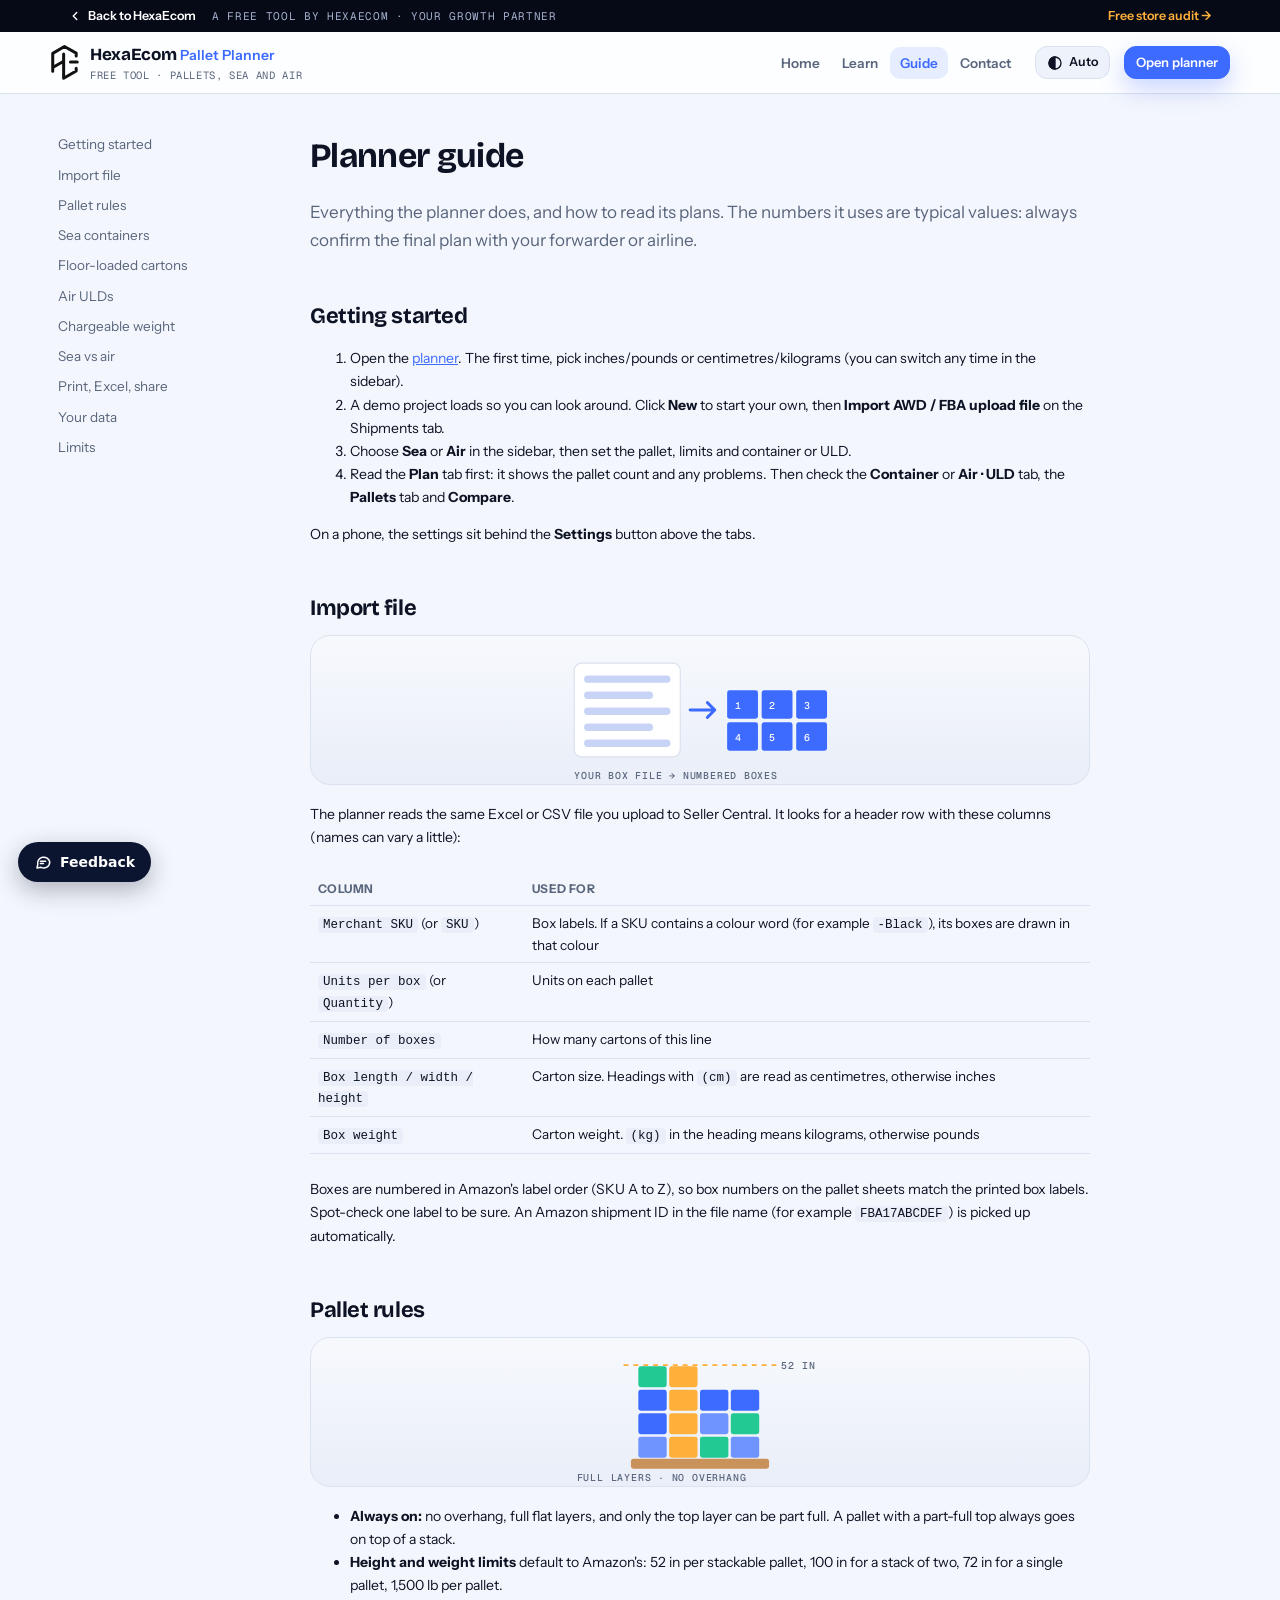
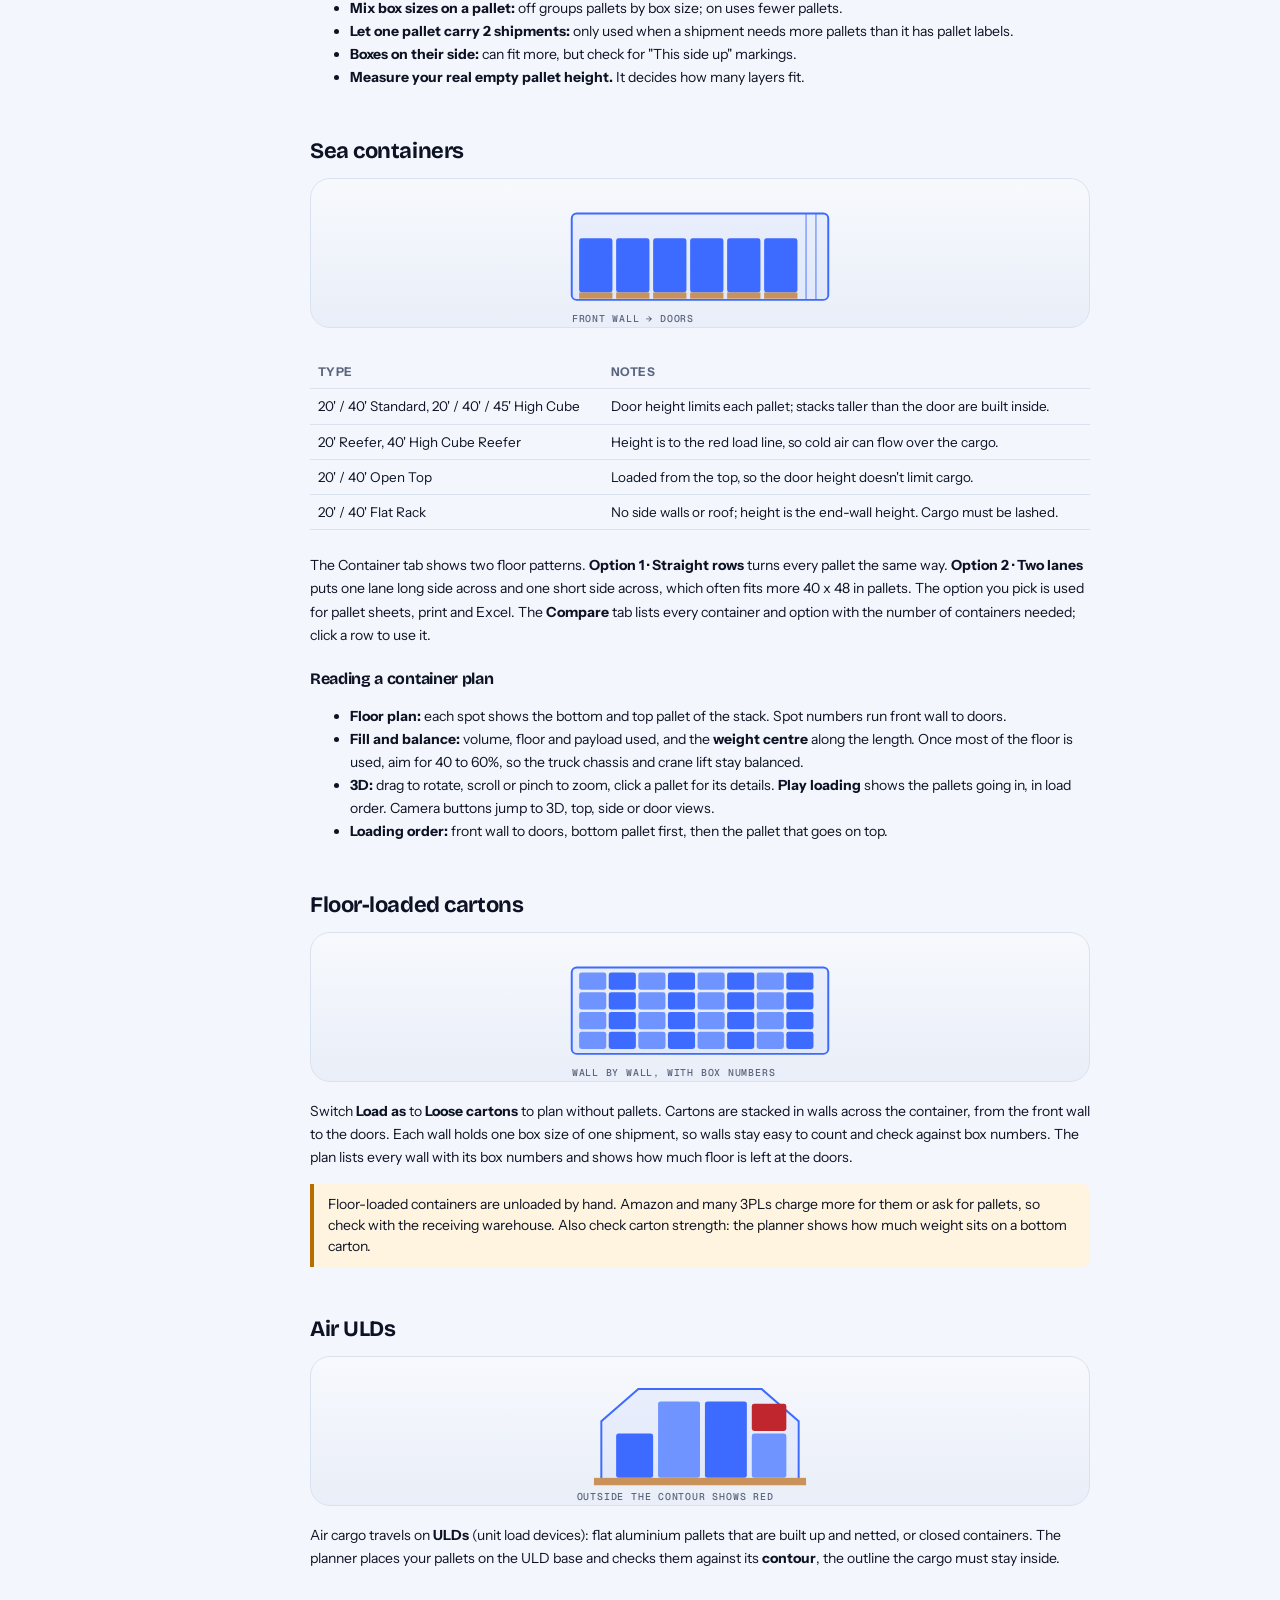
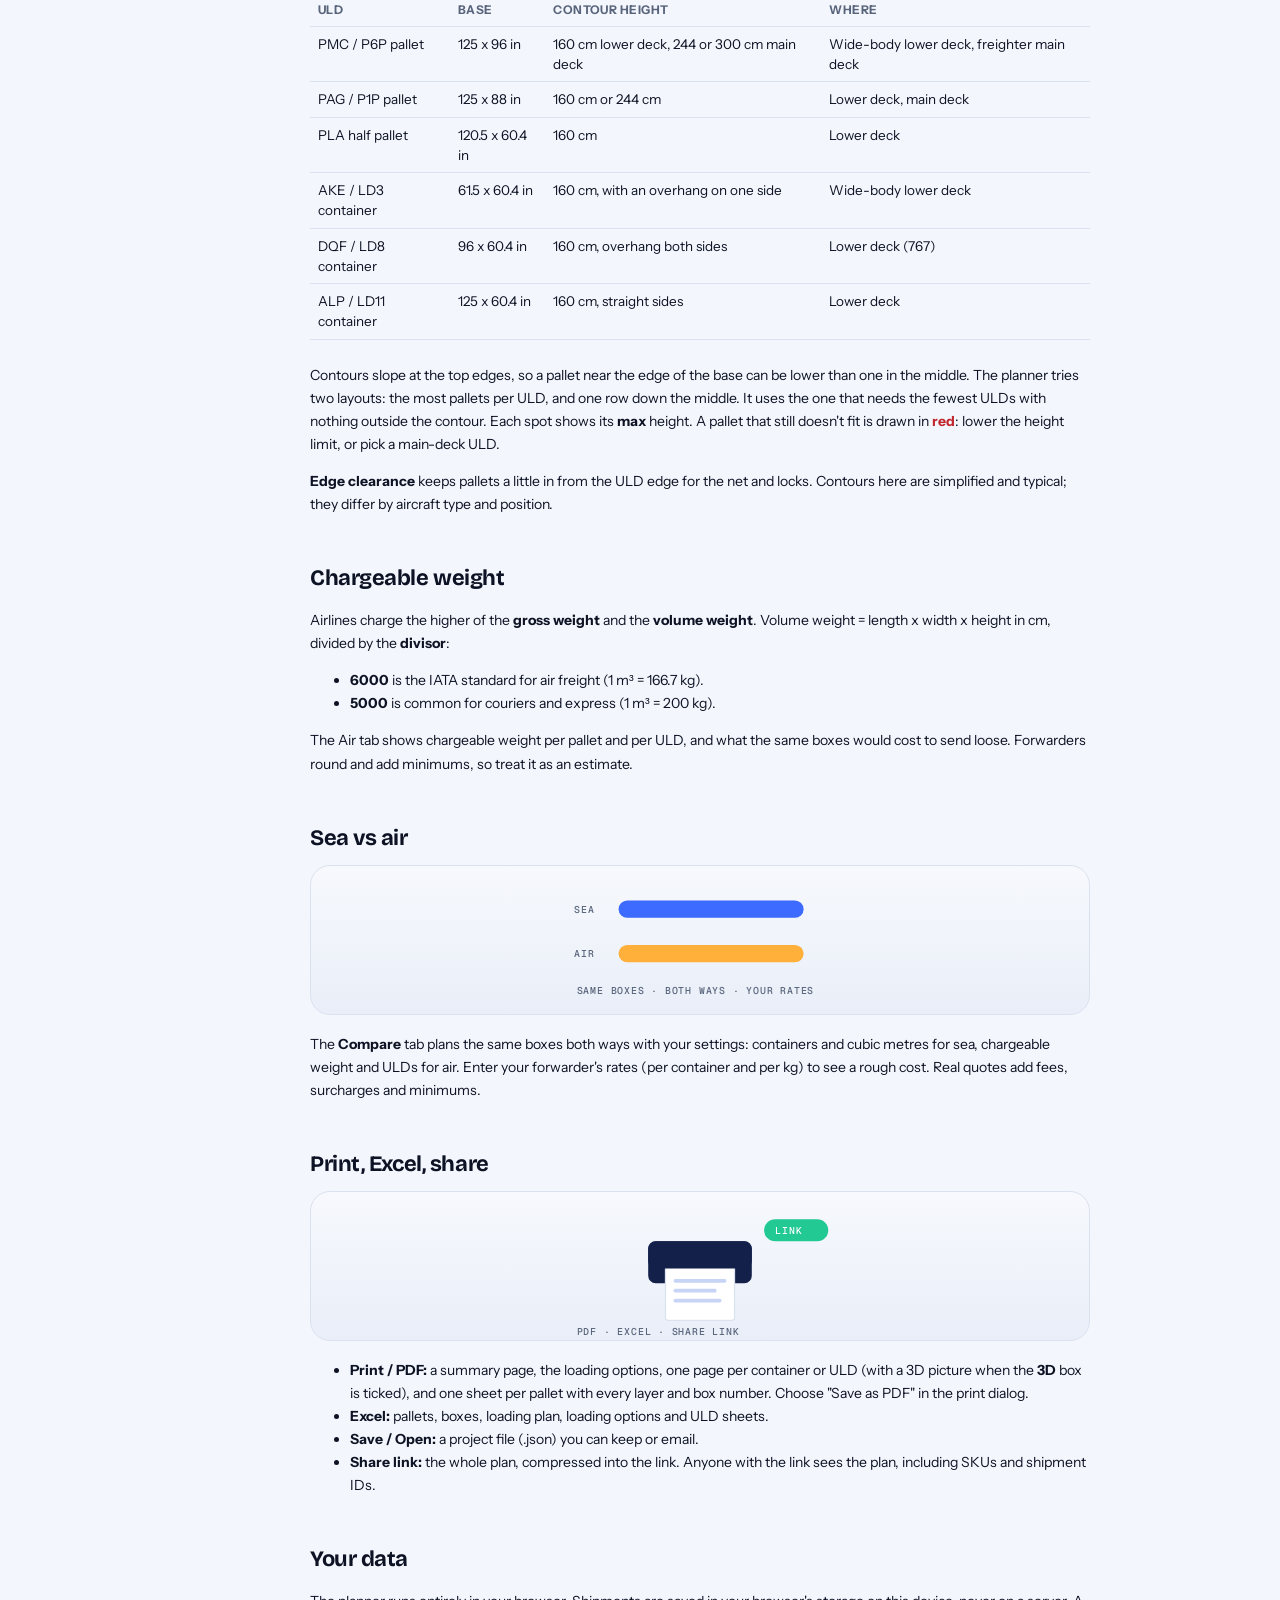
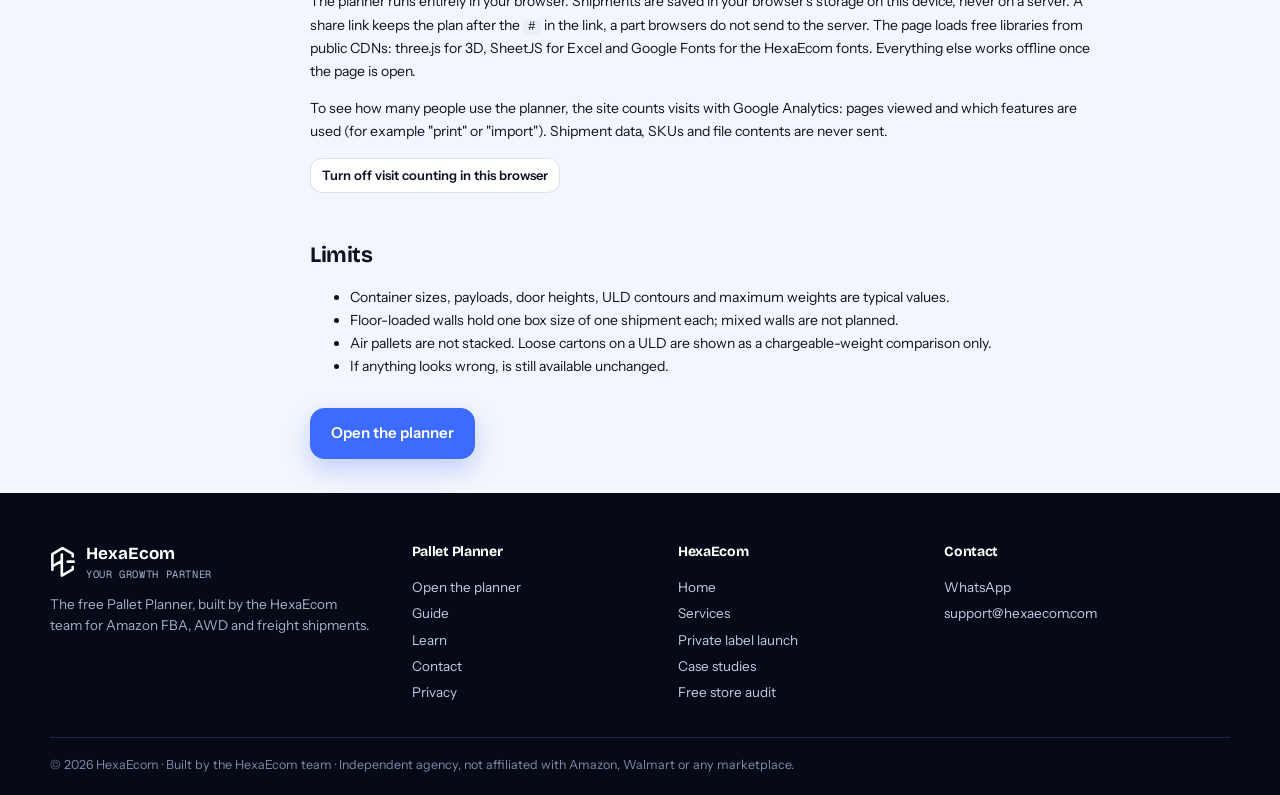
<file: guide/index.html>
<!DOCTYPE html>
<html lang="en">
<head>
<meta charset="UTF-8">
<meta name="viewport" content="width=device-width, initial-scale=1">
<title>Guide · Pallet & Container Planner | HexaEcom</title>
<meta name="description" content="How to use the HexaEcom Pallet & Container Planner: import format, pallet rules, sea containers, floor-loaded cartons, air ULDs and contours, chargeable weight, printing and sharing.">
<meta name="author" content="HexaEcom">
<link rel="canonical" href="https://pallet.hexaecom.com/guide/">
<meta property="og:title" content="Planner guide | HexaEcom">
<meta property="og:description" content="Import format, pallet rules, containers, ULD contours and chargeable weight explained.">
<meta property="og:image" content="https://pallet.hexaecom.com/assets/img/og-image.png">
<meta name="twitter:card" content="summary_large_image">
<meta name="theme-color" content="#3d6bff">
<link rel="icon" href="../assets/img/favicon.svg" type="image/svg+xml">
<script>try{var t=localStorage.getItem('pp-theme');if(t&&t!=='auto')document.documentElement.dataset.theme=t}catch(e){}</script>
<script src="../assets/js/analytics.js"></script>
<link rel="preconnect" href="https://fonts.googleapis.com">
<link rel="preconnect" href="https://fonts.gstatic.com" crossorigin>
<link rel="stylesheet" href="https://fonts.googleapis.com/css2?family=Bricolage+Grotesque:opsz,wght@12..96,500..800&family=Geist+Mono:wght@400;500;600&family=Instrument+Sans:wght@400;500;600;700&display=swap">
<link rel="stylesheet" href="../assets/css/base.css">
<link rel="stylesheet" href="../assets/css/site.css">
</head>
<body>
<a class="skip" href="#main">Skip to content</a>
<div class="hx-bar"><div class="in"><a class="hx-home" href="https://hexaecom.com/"><svg width="14" height="14" viewBox="0 0 24 24" fill="none" stroke="currentColor" stroke-width="2.4" stroke-linecap="round" stroke-linejoin="round" aria-hidden="true"><path d="M15 18l-6-6 6-6"/></svg>Back to HexaEcom</a><span class="hx-tag">A free tool by HexaEcom · Your Growth Partner</span><a class="hx-audit" href="https://hexaecom.com/free-audit/">Free store audit →</a></div></div>
<header class="top site">
  <div class="in">
    <a class="brand" href="../" aria-label="Pallet Planner by HexaEcom, home">
      <img src="../assets/img/logo-mark.svg" alt="" width="30" height="37" class="mark-ink">
      <div><b>HexaEcom <span class="by">Pallet Planner</span></b><small>Free tool · pallets, sea and air</small></div>
    </a>
    <span class="spacer"></span>
    <nav class="nav" aria-label="Site"><a href="../">Home</a><a href="../learn/">Learn</a><a href="./" aria-current="page">Guide</a><a href="../#contact">Contact</a></nav>
    <button class="btn themebtn" data-act="theme" aria-label="Switch light or dark theme"><svg width="16" height="16" viewBox="0 0 24 24" fill="none" stroke="currentColor" stroke-width="2" aria-hidden="true"><circle cx="12" cy="12" r="9"/><path d="M12 3a9 9 0 0 0 0 18z" fill="currentColor"/></svg><span class="tl">Auto</span></button><a class="btn primary" href="../app/">Open planner</a>
  </div>
</header>

<main id="main" class="wrap doc">
  <nav class="toc" aria-label="On this page">
    <a href="#start">Getting started</a><a href="#import">Import file</a><a href="#pallets">Pallet rules</a><a href="#sea">Sea containers</a><a href="#loose">Floor-loaded cartons</a><a href="#air">Air ULDs</a><a href="#charge">Chargeable weight</a><a href="#compare">Sea vs air</a><a href="#output">Print, Excel, share</a><a href="#privacy">Your data</a><a href="#limits">Limits</a>
  </nav>
  <article>
    <h1>Planner guide</h1>
    <p class="lead">Everything the planner does, and how to read its plans. The numbers it uses are typical values: always confirm the final plan with your forwarder or airline.</p>

    <h2 id="start">Getting started</h2>
    <ol>
      <li>Open the <a href="../app/">planner</a>. The first time, pick inches/pounds or centimetres/kilograms (you can switch any time in the sidebar).</li>
      <li>A demo project loads so you can look around. Click <b>New</b> to start your own, then <b>Import AWD / FBA upload file</b> on the Shipments tab.</li>
      <li>Choose <b>Sea</b> or <b>Air</b> in the sidebar, then set the pallet, limits and container or ULD.</li>
      <li>Read the <b>Plan</b> tab first: it shows the pallet count and any problems. Then check the <b>Container</b> or <b>Air · ULD</b> tab, the <b>Pallets</b> tab and <b>Compare</b>.</li>
    </ol>
    <p>On a phone, the settings sit behind the <b>Settings</b> button above the tabs.</p>

    <h2 id="import">Import file</h2>
    <div class="mini doc-mini" data-mini="import"></div>
    <p>The planner reads the same Excel or CSV file you upload to Seller Central. It looks for a header row with these columns (names can vary a little):</p>
    <div class="tblx"><table>
      <tr><th>Column</th><th>Used for</th></tr>
      <tr><td><code>Merchant SKU</code> (or <code>SKU</code>)</td><td>Box labels. If a SKU contains a colour word (for example <code>-Black</code>), its boxes are drawn in that colour</td></tr>
      <tr><td><code>Units per box</code> (or <code>Quantity</code>)</td><td>Units on each pallet</td></tr>
      <tr><td><code>Number of boxes</code></td><td>How many cartons of this line</td></tr>
      <tr><td><code>Box length / width / height</code></td><td>Carton size. Headings with <code>(cm)</code> are read as centimetres, otherwise inches</td></tr>
      <tr><td><code>Box weight</code></td><td>Carton weight. <code>(kg)</code> in the heading means kilograms, otherwise pounds</td></tr>
    </table></div>
    <p>Boxes are numbered in Amazon's label order (SKU A to Z), so box numbers on the pallet sheets match the printed box labels. Spot-check one label to be sure. An Amazon shipment ID in the file name (for example <code>FBA17ABCDEF</code>) is picked up automatically.</p>

    <h2 id="pallets">Pallet rules</h2>
    <div class="mini doc-mini" data-mini="pallet"></div>
    <ul>
      <li><b>Always on:</b> no overhang, full flat layers, and only the top layer can be part full. A pallet with a part-full top always goes on top of a stack.</li>
      <li><b>Height and weight limits</b> default to Amazon's: 52 in per stackable pallet, 100 in for a stack of two, 72 in for a single pallet, 1,500 lb per pallet.</li>
      <li><b>Mix box sizes on a pallet:</b> off groups pallets by box size; on uses fewer pallets.</li>
      <li><b>Let one pallet carry 2 shipments:</b> only used when a shipment needs more pallets than it has pallet labels.</li>
      <li><b>Boxes on their side:</b> can fit more, but check for "This side up" markings.</li>
      <li><b>Measure your real empty pallet height.</b> It decides how many layers fit.</li>
    </ul>

    <h2 id="sea">Sea containers</h2>
    <div class="mini doc-mini" data-mini="sea"></div>
    <div class="tblx"><table>
      <tr><th>Type</th><th>Notes</th></tr>
      <tr><td>20' / 40' Standard, 20' / 40' / 45' High Cube</td><td>Door height limits each pallet; stacks taller than the door are built inside.</td></tr>
      <tr><td>20' Reefer, 40' High Cube Reefer</td><td>Height is to the red load line, so cold air can flow over the cargo.</td></tr>
      <tr><td>20' / 40' Open Top</td><td>Loaded from the top, so the door height doesn't limit cargo.</td></tr>
      <tr><td>20' / 40' Flat Rack</td><td>No side walls or roof; height is the end-wall height. Cargo must be lashed.</td></tr>
    </table></div>
    <p>The Container tab shows two floor patterns. <b>Option 1 · Straight rows</b> turns every pallet the same way. <b>Option 2 · Two lanes</b> puts one lane long side across and one short side across, which often fits more 40 x 48 in pallets. The option you pick is used for pallet sheets, print and Excel. The <b>Compare</b> tab lists every container and option with the number of containers needed; click a row to use it.</p>
    <h3>Reading a container plan</h3>
    <ul>
      <li><b>Floor plan:</b> each spot shows the bottom and top pallet of the stack. Spot numbers run front wall to doors.</li>
      <li><b>Fill and balance:</b> volume, floor and payload used, and the <b>weight centre</b> along the length. Once most of the floor is used, aim for 40 to 60%, so the truck chassis and crane lift stay balanced.</li>
      <li><b>3D:</b> drag to rotate, scroll or pinch to zoom, click a pallet for its details. <b>Play loading</b> shows the pallets going in, in load order. Camera buttons jump to 3D, top, side or door views.</li>
      <li><b>Loading order:</b> front wall to doors, bottom pallet first, then the pallet that goes on top.</li>
    </ul>

    <h2 id="loose">Floor-loaded cartons</h2>
    <div class="mini doc-mini" data-mini="loose"></div>
    <p>Switch <b>Load as</b> to <b>Loose cartons</b> to plan without pallets. Cartons are stacked in walls across the container, from the front wall to the doors. Each wall holds one box size of one shipment, so walls stay easy to count and check against box numbers. The plan lists every wall with its box numbers and shows how much floor is left at the doors.</p>
    <div class="callout warn">Floor-loaded containers are unloaded by hand. Amazon and many 3PLs charge more for them or ask for pallets, so check with the receiving warehouse. Also check carton strength: the planner shows how much weight sits on a bottom carton.</div>

    <h2 id="air">Air ULDs</h2>
    <div class="mini doc-mini" data-mini="air"></div>
    <p>Air cargo travels on <b>ULDs</b> (unit load devices): flat aluminium pallets that are built up and netted, or closed containers. The planner places your pallets on the ULD base and checks them against its <b>contour</b>, the outline the cargo must stay inside.</p>
    <div class="tblx"><table>
      <tr><th>ULD</th><th>Base</th><th>Contour height</th><th>Where</th></tr>
      <tr><td>PMC / P6P pallet</td><td>125 x 96 in</td><td>160 cm lower deck, 244 or 300 cm main deck</td><td>Wide-body lower deck, freighter main deck</td></tr>
      <tr><td>PAG / P1P pallet</td><td>125 x 88 in</td><td>160 cm or 244 cm</td><td>Lower deck, main deck</td></tr>
      <tr><td>PLA half pallet</td><td>120.5 x 60.4 in</td><td>160 cm</td><td>Lower deck</td></tr>
      <tr><td>AKE / LD3 container</td><td>61.5 x 60.4 in</td><td>160 cm, with an overhang on one side</td><td>Wide-body lower deck</td></tr>
      <tr><td>DQF / LD8 container</td><td>96 x 60.4 in</td><td>160 cm, overhang both sides</td><td>Lower deck (767)</td></tr>
      <tr><td>ALP / LD11 container</td><td>125 x 60.4 in</td><td>160 cm, straight sides</td><td>Lower deck</td></tr>
    </table></div>
    <p>Contours slope at the top edges, so a pallet near the edge of the base can be lower than one in the middle. The planner tries two layouts: the most pallets per ULD, and one row down the middle. It uses the one that needs the fewest ULDs with nothing outside the contour. Each spot shows its <b>max</b> height. A pallet that still doesn't fit is drawn in <b style="color:var(--err)">red</b>: lower the height limit, or pick a main-deck ULD.</p>
    <p><b>Edge clearance</b> keeps pallets a little in from the ULD edge for the net and locks. Contours here are simplified and typical; they differ by aircraft type and position.</p>

    <h2 id="charge">Chargeable weight</h2>
    <p>Airlines charge the higher of the <b>gross weight</b> and the <b>volume weight</b>. Volume weight = length x width x height in cm, divided by the <b>divisor</b>:</p>
    <ul><li><b>6000</b> is the IATA standard for air freight (1 m³ = 166.7 kg).</li><li><b>5000</b> is common for couriers and express (1 m³ = 200 kg).</li></ul>
    <p>The Air tab shows chargeable weight per pallet and per ULD, and what the same boxes would cost to send loose. Forwarders round and add minimums, so treat it as an estimate.</p>

    <h2 id="compare">Sea vs air</h2>
    <div class="mini doc-mini" data-mini="compare"></div>
    <p>The <b>Compare</b> tab plans the same boxes both ways with your settings: containers and cubic metres for sea, chargeable weight and ULDs for air. Enter your forwarder's rates (per container and per kg) to see a rough cost. Real quotes add fees, surcharges and minimums.</p>

    <h2 id="output">Print, Excel, share</h2>
    <div class="mini doc-mini" data-mini="print"></div>
    <ul>
      <li><b>Print / PDF:</b> a summary page, the loading options, one page per container or ULD (with a 3D picture when the <b>3D</b> box is ticked), and one sheet per pallet with every layer and box number. Choose "Save as PDF" in the print dialog.</li>
      <li><b>Excel:</b> pallets, boxes, loading plan, loading options and ULD sheets.</li>
      <li><b>Save / Open:</b> a project file (.json) you can keep or email.</li>
      <li><b>Share link:</b> the whole plan, compressed into the link. Anyone with the link sees the plan, including SKUs and shipment IDs.</li>
    </ul>

    <h2 id="privacy">Your data</h2>
    <p>The planner runs entirely in your browser. Shipments are saved in your browser's storage on this device, never on a server. A share link keeps the plan after the <code>#</code> in the link, a part browsers do not send to the server. The page loads free libraries from public CDNs: three.js for 3D, SheetJS for Excel and Google Fonts for the HexaEcom fonts. Everything else works offline once the page is open.</p>
    <p>To see how many people use the planner, the site counts visits with Google Analytics: pages viewed and which features are used (for example "print" or "import"). Shipment data, SKUs and file contents are never sent.</p>
    <p><button class="btn" data-act="stats-optout">Turn off visit counting in this browser</button> <span class="note" id="statsState"></span></p>

    <h2 id="limits">Limits</h2>
    <ul>
      <li>Container sizes, payloads, door heights, ULD contours and maximum weights are typical values.</li>
      <li>Floor-loaded walls hold one box size of one shipment each; mixed walls are not planned.</li>
      <li>Air pallets are not stacked. Loose cartons on a ULD are shown as a chargeable-weight comparison only.</li>
      <li>If anything looks wrong,  is still available unchanged.</li>
    </ul>
    <p style="margin-top:30px"><a class="btn primary big" href="../app/">Open the planner</a></p>
  </article>
</main>

<footer class="site-foot hx-foot">
  <div class="grid">
    <div><a class="logo" href="https://hexaecom.com/"><img src="../assets/img/logo-mark-white.svg" alt="" width="26" height="32"><span><b>HexaEcom</b><small>Your Growth Partner</small></span></a>
      <p>The free Pallet Planner, built by the HexaEcom team for Amazon FBA, AWD and freight shipments.</p></div>
    <div><h4>Pallet Planner</h4><a href="../app/">Open the planner</a><a href="../guide/">Guide</a><a href="../learn/">Learn</a><a href="../#contact">Contact</a><a href="../guide/#privacy">Privacy</a></div>
    <div><h4>HexaEcom</h4><a href="https://hexaecom.com/">Home</a><a href="https://hexaecom.com/services/">Services</a><a href="https://hexaecom.com/services/private-label/">Private label launch</a><a href="https://hexaecom.com/case-studies/">Case studies</a><a href="https://hexaecom.com/free-audit/">Free store audit</a></div>
    <div><h4>Contact</h4><a href="https://wa.me/8801723252489" target="_blank" rel="noopener">WhatsApp</a><a href="mailto:support@hexaecom.com">support@hexaecom.com</a></div>
  </div>
  <div class="bottom">© 2026 HexaEcom · Built by the HexaEcom team · Independent agency, not affiliated with Amazon, Walmart or any marketplace.</div>
</footer>
<script src="../assets/js/site.js" defer></script>
<script src="../assets/js/mini.js" defer></script>
<script src="/assets/js/feedback.js" defer></script>
</body>
</html>
</file>
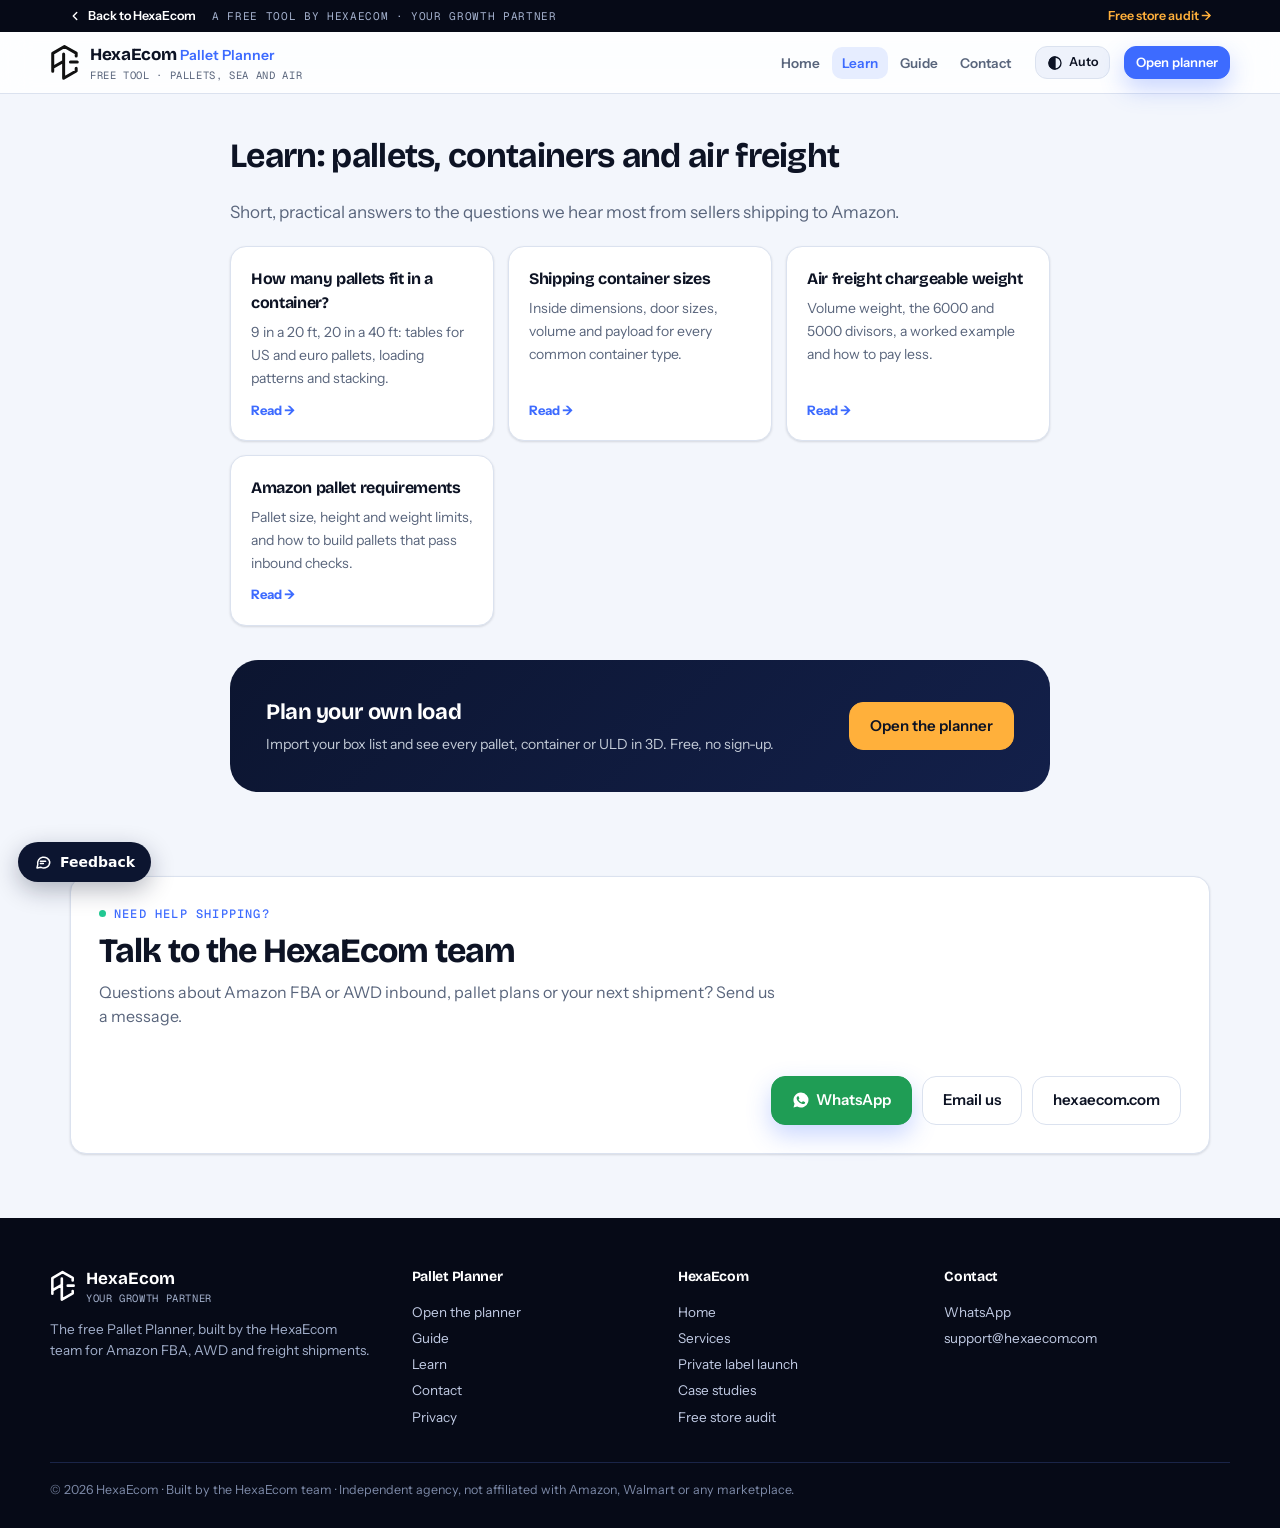
<file: learn/index.html>
<!DOCTYPE html>
<html lang="en">
<head>
<meta charset="UTF-8">
<meta name="viewport" content="width=device-width, initial-scale=1">
<title>Learn: Pallets, Containers and Air Freight | HexaEcom Pallet Planner</title>
<meta name="description" content="Practical guides for shipping Amazon inbound and freight: pallets per container, container sizes, air freight chargeable weight and Amazon pallet requirements.">
<meta name="author" content="HexaEcom">
<link rel="canonical" href="https://pallet.hexaecom.com/learn/">
<meta property="og:type" content="article">
<meta property="og:title" content="Learn: Pallets, Containers and Air Freight | HexaEcom Pallet Planner">
<meta property="og:description" content="Practical guides for shipping Amazon inbound and freight: pallets per container, container sizes, air freight chargeable weight and Amazon pallet requirements.">
<meta property="og:image" content="https://pallet.hexaecom.com/assets/img/og-image.png">
<meta property="og:url" content="https://pallet.hexaecom.com/learn/">
<meta name="twitter:card" content="summary_large_image">
<meta name="theme-color" content="#3d6bff">
<link rel="icon" href="../assets/img/favicon.svg" type="image/svg+xml">
<script>try{var t=localStorage.getItem('pp-theme');if(t&&t!=='auto')document.documentElement.dataset.theme=t}catch(e){}</script>
<script src="../assets/js/analytics.js"></script>
<link rel="preconnect" href="https://fonts.googleapis.com">
<link rel="preconnect" href="https://fonts.gstatic.com" crossorigin>
<link rel="stylesheet" href="https://fonts.googleapis.com/css2?family=Bricolage+Grotesque:opsz,wght@12..96,500..800&family=Geist+Mono:wght@400;500;600&family=Instrument+Sans:wght@400;500;600;700&display=swap">
<link rel="stylesheet" href="../assets/css/base.css">
<link rel="stylesheet" href="../assets/css/site.css">
<script type="application/ld+json">{"@context": "https://schema.org", "@type": "Article", "headline": "Learn: pallets, containers and air freight", "description": "Practical guides for shipping Amazon inbound and freight: pallets per container, container sizes, air freight chargeable weight and Amazon pallet requirements.", "url": "https://pallet.hexaecom.com/learn/", "author": {"@type": "Organization", "name": "HexaEcom", "url": "https://hexaecom.com"}, "publisher": {"@type": "Organization", "name": "HexaEcom", "url": "https://hexaecom.com"}, "dateModified": "2026-10-25"}</script>
</head>
<body>
<a class="skip" href="#main">Skip to content</a>
<div class="hx-bar"><div class="in"><a class="hx-home" href="https://hexaecom.com/"><svg width="14" height="14" viewBox="0 0 24 24" fill="none" stroke="currentColor" stroke-width="2.4" stroke-linecap="round" stroke-linejoin="round" aria-hidden="true"><path d="M15 18l-6-6 6-6"/></svg>Back to HexaEcom</a><span class="hx-tag">A free tool by HexaEcom · Your Growth Partner</span><a class="hx-audit" href="https://hexaecom.com/free-audit/">Free store audit →</a></div></div>
<header class="top site">
  <div class="in">
    <a class="brand" href="../" aria-label="Pallet Planner by HexaEcom, home">
      <img src="../assets/img/logo-mark.svg" alt="" width="30" height="37" class="mark-ink">
      <div><b>HexaEcom <span class="by">Pallet Planner</span></b><small>Free tool · pallets, sea and air</small></div>
    </a>
    <span class="spacer"></span>
    <nav class="nav" aria-label="Site"><a href="../">Home</a><a href="../learn/" aria-current="page">Learn</a><a href="../guide/">Guide</a><a href="../#contact">Contact</a></nav>
    <button class="btn themebtn" data-act="theme" aria-label="Switch light or dark theme"><svg width="16" height="16" viewBox="0 0 24 24" fill="none" stroke="currentColor" stroke-width="2" aria-hidden="true"><circle cx="12" cy="12" r="9"/><path d="M12 3a9 9 0 0 0 0 18z" fill="currentColor"/></svg><span class="tl">Auto</span></button><a class="btn primary" href="../app/">Open planner</a>
  </div>
</header>
<main id="main" class="wrap doc doc1">
  <article>
    
    <h1>Learn: pallets, containers and air freight</h1>
    <p class="lead">Short, practical answers to the questions we hear most from sellers shipping to Amazon.</p>
<div class="feat" style="margin-top:20px"><a class="card lcard" href="pallets-per-container/"><h3>How many pallets fit in a container?</h3><p>9 in a 20 ft, 20 in a 40 ft: tables for US and euro pallets, loading patterns and stacking.</p><span class="more">Read →</span></a><a class="card lcard" href="container-sizes/"><h3>Shipping container sizes</h3><p>Inside dimensions, door sizes, volume and payload for every common container type.</p><span class="more">Read →</span></a><a class="card lcard" href="air-freight-chargeable-weight/"><h3>Air freight chargeable weight</h3><p>Volume weight, the 6000 and 5000 divisors, a worked example and how to pay less.</p><span class="more">Read →</span></a><a class="card lcard" href="amazon-pallet-requirements/"><h3>Amazon pallet requirements</h3><p>Pallet size, height and weight limits, and how to build pallets that pass inbound checks.</p><span class="more">Read →</span></a></div>

    <div class="ctaband" style="margin-top:34px"><div><h2>Plan your own load</h2><p>Import your box list and see every pallet, container or ULD in 3D. Free, no sign-up.</p></div><a class="btn big" href="../app/">Open the planner</a></div>
  </article>
</main>
<section class="band" id="contact">
  <div class="wrap"><div class="contact card">
    <div><p class="eyebrow">Need help shipping?</p><h2>Talk to the HexaEcom team</h2><p class="sub">Questions about Amazon FBA or AWD inbound, pallet plans or your next shipment? Send us a message.</p></div>
    <div class="cbtns">
      <a class="btn big primary" href="https://wa.me/8801723252489?text=Hi%20HexaEcom%2C%20I%20found%20you%20on%20the%20Pallet%20Planner." target="_blank" rel="noopener" data-track="contact_whatsapp"><svg width="18" height="18" viewBox="0 0 24 24" fill="currentColor" aria-hidden="true"><path d="M12 2a10 10 0 0 0-8.6 15.1L2 22l5-1.3A10 10 0 1 0 12 2zm5.3 14.2c-.2.6-1.3 1.2-1.8 1.2-.5.1-1 .2-3.4-.7-2.8-1.1-4.6-4-4.8-4.2-.1-.2-1.1-1.5-1.1-2.9s.7-2 1-2.3c.2-.3.5-.3.7-.3h.5c.2 0 .4 0 .6.5l.8 2c.1.2.1.4 0 .5l-.4.6-.4.4c-.1.1-.3.3-.1.6.2.3.8 1.3 1.6 2 1.1 1 2 1.3 2.3 1.4.3.1.5.1.6-.1l.9-1.1c.2-.3.4-.2.7-.1l1.9.9c.3.1.5.2.5.3.1.2.1.7-.1 1.3z"/></svg>WhatsApp</a>
      <a class="btn big" href="mailto:support@hexaecom.com?subject=Shipping%20help%20(Pallet%20Planner)" data-track="contact_email">Email us</a>
      <a class="btn big" href="https://hexaecom.com" data-track="contact_website">hexaecom.com</a>
    </div>
  </div></div>
</section>
<footer class="site-foot hx-foot">
  <div class="grid">
    <div><a class="logo" href="https://hexaecom.com/"><img src="../assets/img/logo-mark-white.svg" alt="" width="26" height="32"><span><b>HexaEcom</b><small>Your Growth Partner</small></span></a>
      <p>The free Pallet Planner, built by the HexaEcom team for Amazon FBA, AWD and freight shipments.</p></div>
    <div><h4>Pallet Planner</h4><a href="../app/">Open the planner</a><a href="../guide/">Guide</a><a href="../learn/">Learn</a><a href="../#contact">Contact</a><a href="../guide/#privacy">Privacy</a></div>
    <div><h4>HexaEcom</h4><a href="https://hexaecom.com/">Home</a><a href="https://hexaecom.com/services/">Services</a><a href="https://hexaecom.com/services/private-label/">Private label launch</a><a href="https://hexaecom.com/case-studies/">Case studies</a><a href="https://hexaecom.com/free-audit/">Free store audit</a></div>
    <div><h4>Contact</h4><a href="https://wa.me/8801723252489" target="_blank" rel="noopener">WhatsApp</a><a href="mailto:support@hexaecom.com">support@hexaecom.com</a></div>
  </div>
  <div class="bottom">© 2026 HexaEcom · Built by the HexaEcom team · Independent agency, not affiliated with Amazon, Walmart or any marketplace.</div>
</footer>
<script src="../assets/js/site.js" defer></script>
<script src="/assets/js/feedback.js" defer></script>
</body>
</html>
</file>
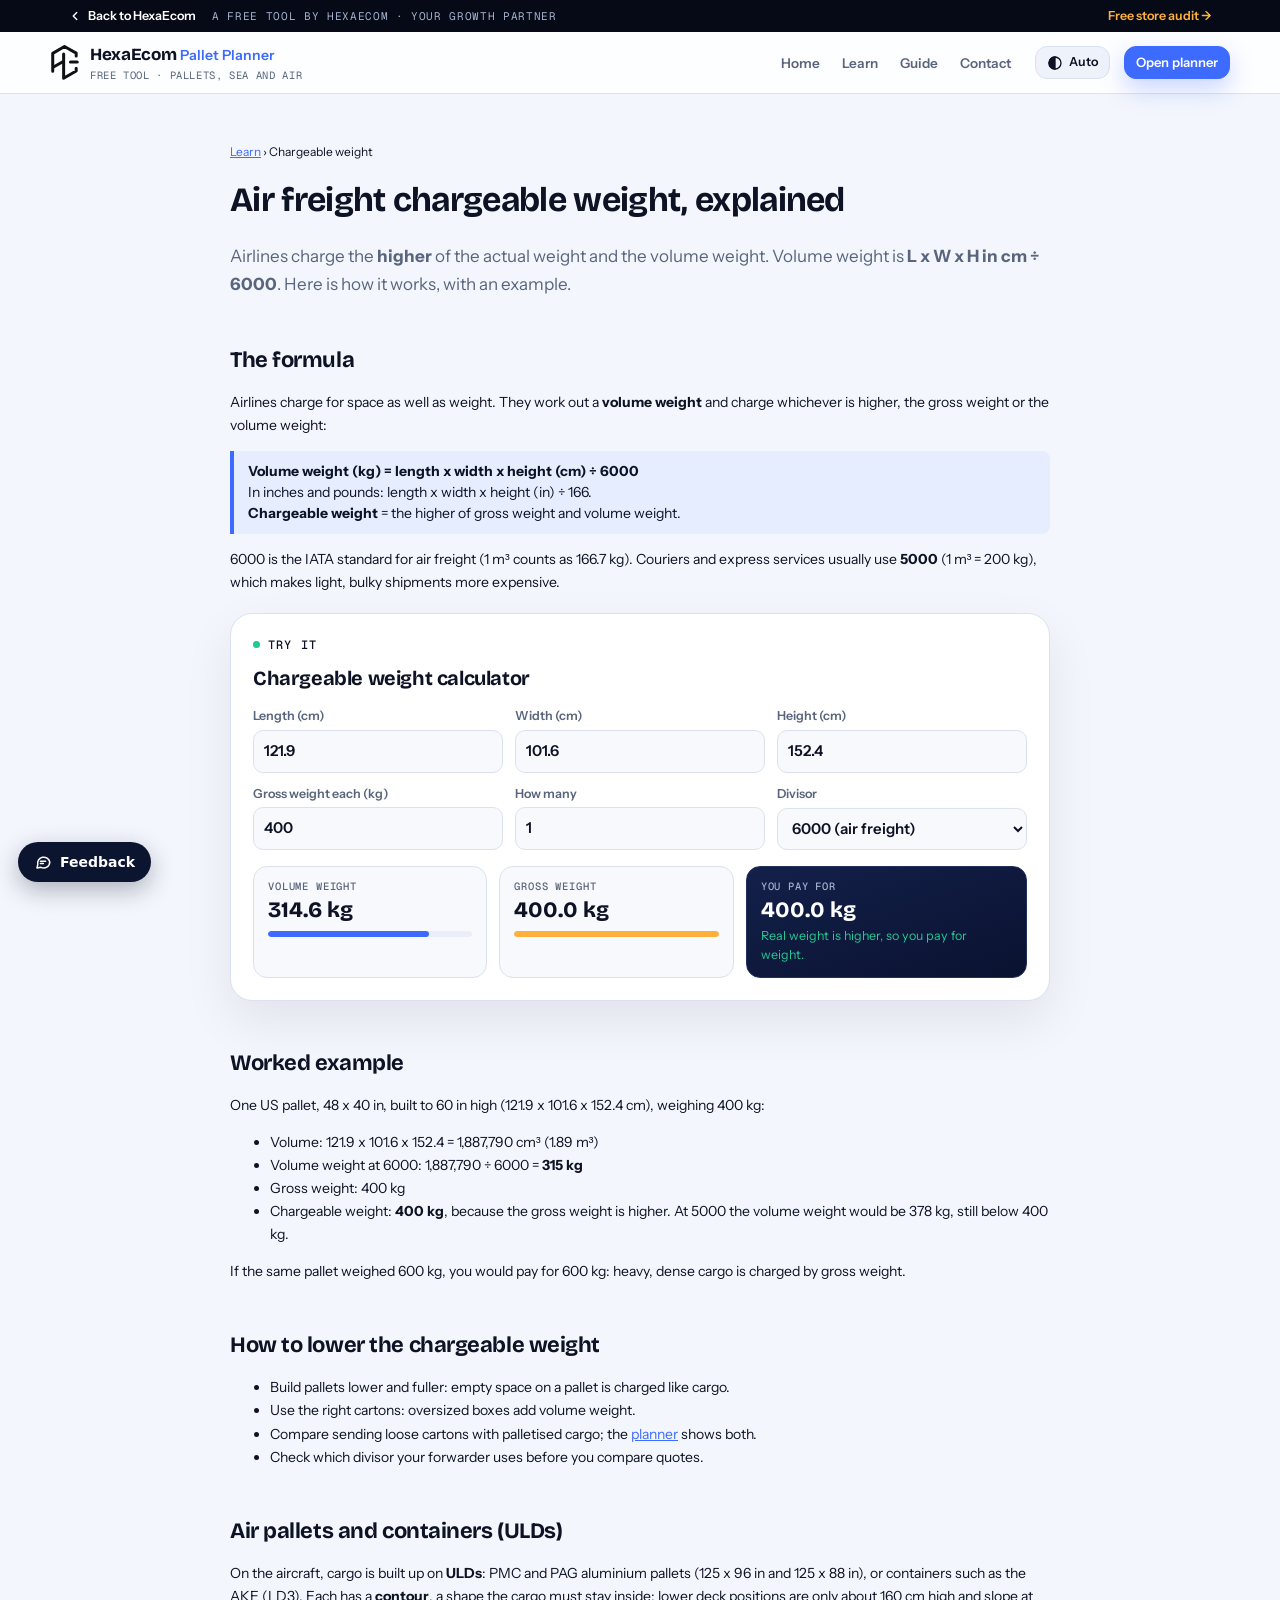
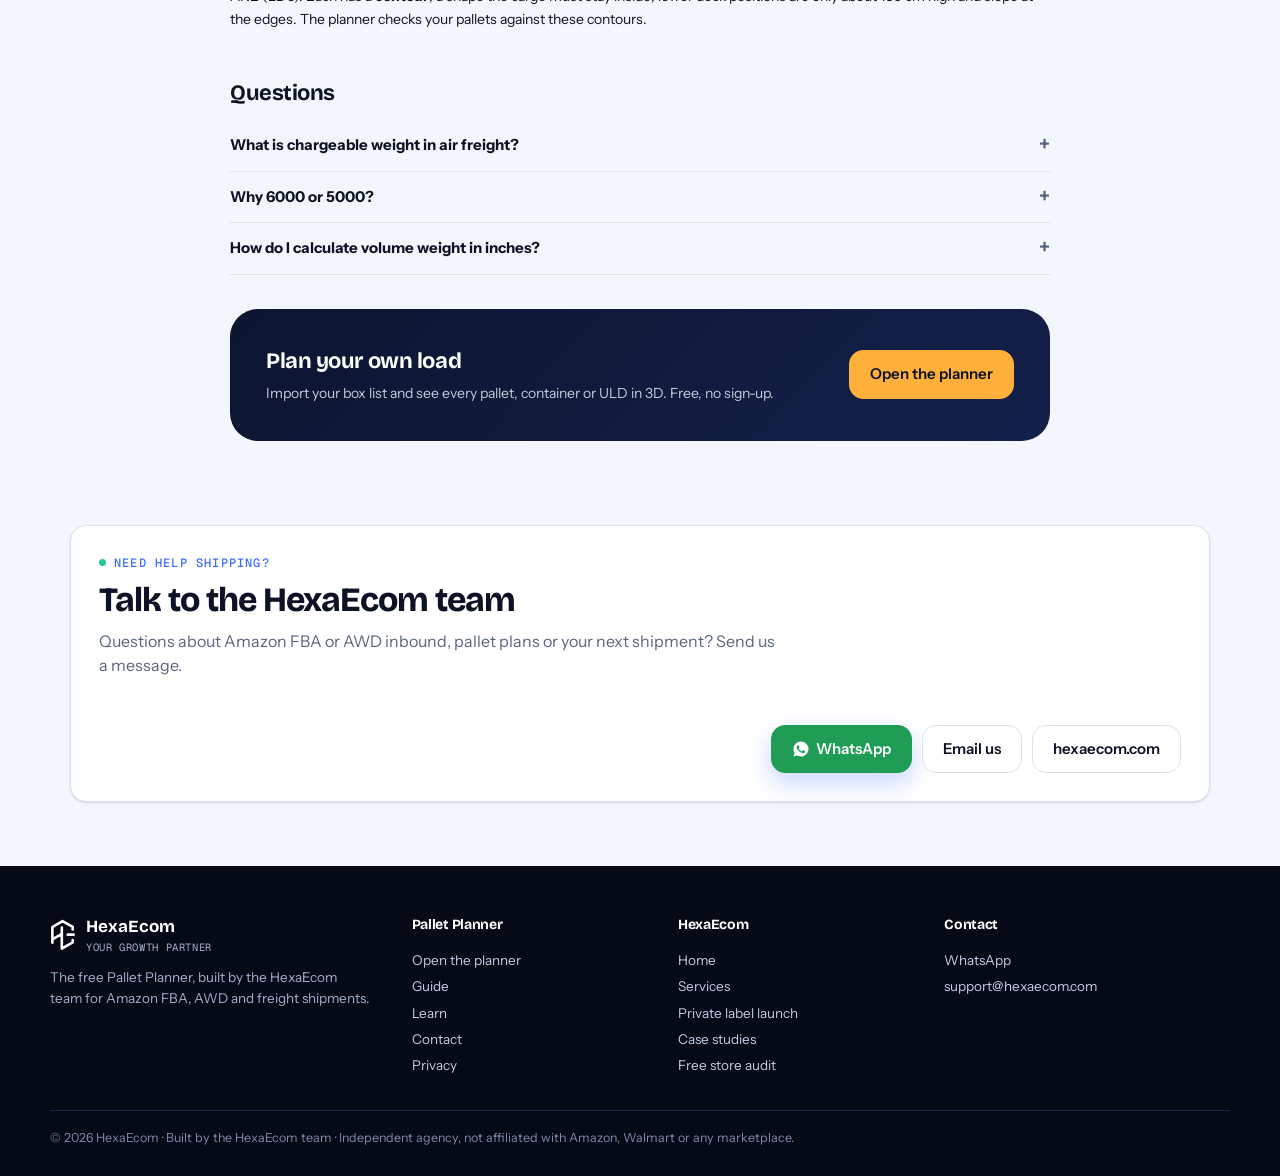
<file: learn/air-freight-chargeable-weight/index.html>
<!DOCTYPE html>
<html lang="en">
<head>
<meta charset="UTF-8">
<meta name="viewport" content="width=device-width, initial-scale=1">
<title>Air Freight Chargeable Weight Calculator Guide (Volume Weight ÷ 6000) | HexaEcom</title>
<meta name="description" content="How air freight chargeable weight works: volume weight = L x W x H cm ÷ 6000 (or ÷ 5000 for express), with a worked pallet example and tips to pay less.">
<meta name="author" content="HexaEcom">
<link rel="canonical" href="https://pallet.hexaecom.com/learn/air-freight-chargeable-weight/">
<meta property="og:type" content="article">
<meta property="og:title" content="Air Freight Chargeable Weight Calculator Guide (Volume Weight ÷ 6000) | HexaEcom">
<meta property="og:description" content="How air freight chargeable weight works: volume weight = L x W x H cm ÷ 6000 (or ÷ 5000 for express), with a worked pallet example and tips to pay less.">
<meta property="og:image" content="https://pallet.hexaecom.com/assets/img/og-image.png">
<meta property="og:url" content="https://pallet.hexaecom.com/learn/air-freight-chargeable-weight/">
<meta name="twitter:card" content="summary_large_image">
<meta name="theme-color" content="#3d6bff">
<link rel="icon" href="../../assets/img/favicon.svg" type="image/svg+xml">
<script>try{var t=localStorage.getItem('pp-theme');if(t&&t!=='auto')document.documentElement.dataset.theme=t}catch(e){}</script>
<script src="../../assets/js/analytics.js"></script>
<link rel="preconnect" href="https://fonts.googleapis.com">
<link rel="preconnect" href="https://fonts.gstatic.com" crossorigin>
<link rel="stylesheet" href="https://fonts.googleapis.com/css2?family=Bricolage+Grotesque:opsz,wght@12..96,500..800&family=Geist+Mono:wght@400;500;600&family=Instrument+Sans:wght@400;500;600;700&display=swap">
<link rel="stylesheet" href="../../assets/css/base.css">
<link rel="stylesheet" href="../../assets/css/site.css">
<script type="application/ld+json">[{"@context": "https://schema.org", "@type": "Article", "headline": "Air freight chargeable weight, explained", "description": "How air freight chargeable weight works: volume weight = L x W x H cm \u00f7 6000 (or \u00f7 5000 for express), with a worked pallet example and tips to pay less.", "url": "https://pallet.hexaecom.com/learn/air-freight-chargeable-weight/", "author": {"@type": "Organization", "name": "HexaEcom", "url": "https://hexaecom.com"}, "publisher": {"@type": "Organization", "name": "HexaEcom", "url": "https://hexaecom.com"}, "dateModified": "2026-10-25"}, {"@context": "https://schema.org", "@type": "FAQPage", "mainEntity": [{"@type": "Question", "name": "What is chargeable weight in air freight?", "acceptedAnswer": {"@type": "Answer", "text": "The weight the airline charges for: the higher of the actual gross weight and the volume weight (L x W x H in cm divided by 6000)."}}, {"@type": "Question", "name": "Why 6000 or 5000?", "acceptedAnswer": {"@type": "Answer", "text": "6000 cm\u00b3 per kg is the IATA standard for air cargo. Couriers and express services usually use 5000, which gives a higher volume weight."}}, {"@type": "Question", "name": "How do I calculate volume weight in inches?", "acceptedAnswer": {"@type": "Answer", "text": "Multiply length x width x height in inches and divide by 166 to get pounds (for the 6000 standard), or by 139 for the 5000 divisor."}}]}]</script>
</head>
<body>
<a class="skip" href="#main">Skip to content</a>
<div class="hx-bar"><div class="in"><a class="hx-home" href="https://hexaecom.com/"><svg width="14" height="14" viewBox="0 0 24 24" fill="none" stroke="currentColor" stroke-width="2.4" stroke-linecap="round" stroke-linejoin="round" aria-hidden="true"><path d="M15 18l-6-6 6-6"/></svg>Back to HexaEcom</a><span class="hx-tag">A free tool by HexaEcom · Your Growth Partner</span><a class="hx-audit" href="https://hexaecom.com/free-audit/">Free store audit →</a></div></div>
<header class="top site">
  <div class="in">
    <a class="brand" href="../../" aria-label="Pallet Planner by HexaEcom, home">
      <img src="../../assets/img/logo-mark.svg" alt="" width="30" height="37" class="mark-ink">
      <div><b>HexaEcom <span class="by">Pallet Planner</span></b><small>Free tool · pallets, sea and air</small></div>
    </a>
    <span class="spacer"></span>
    <nav class="nav" aria-label="Site"><a href="../../">Home</a><a href="../../learn/">Learn</a><a href="../../guide/">Guide</a><a href="../../#contact">Contact</a></nav>
    <button class="btn themebtn" data-act="theme" aria-label="Switch light or dark theme"><svg width="16" height="16" viewBox="0 0 24 24" fill="none" stroke="currentColor" stroke-width="2" aria-hidden="true"><circle cx="12" cy="12" r="9"/><path d="M12 3a9 9 0 0 0 0 18z" fill="currentColor"/></svg><span class="tl">Auto</span></button><a class="btn primary" href="../../app/">Open planner</a>
  </div>
</header>
<main id="main" class="wrap doc doc1">
  <article>
    <p class="note"><a href="../../learn/">Learn</a> › Chargeable weight</p>
    <h1>Air freight chargeable weight, explained</h1>
    <p class="lead">Airlines charge the <b>higher</b> of the actual weight and the volume weight. Volume weight is <b>L x W x H in cm ÷ 6000</b>. Here is how it works, with an example.</p>

    <h2 id="formula">The formula</h2>
    <p>Airlines charge for space as well as weight. They work out a <b>volume weight</b> and charge whichever is higher, the gross weight or the volume weight:</p>
    <div class="callout"><b>Volume weight (kg) = length x width x height (cm) ÷ 6000</b><br>In inches and pounds: length x width x height (in) ÷ 166.<br><b>Chargeable weight</b> = the higher of gross weight and volume weight.</div>
    <p>6000 is the IATA standard for air freight (1 m³ counts as 166.7 kg). Couriers and express services usually use <b>5000</b> (1 m³ = 200 kg), which makes light, bulky shipments more expensive.</p>
    <section class="calc" data-calc="chargeable" aria-label="Chargeable weight calculator">
      <p class="eyebrow">Try it</p><h3>Chargeable weight calculator</h3>
      <div class="calc-in">
        <label>Length (cm)<input name="l" type="number" min="0" step="0.1" value="121.9"></label>
        <label>Width (cm)<input name="w" type="number" min="0" step="0.1" value="101.6"></label>
        <label>Height (cm)<input name="h" type="number" min="0" step="0.1" value="152.4"></label>
        <label>Gross weight each (kg)<input name="kg" type="number" min="0" step="0.1" value="400"></label>
        <label>How many<input name="n" type="number" min="1" step="1" value="1"></label>
        <label>Divisor<select name="d"><option value="6000">6000 (air freight)</option><option value="5000">5000 (courier, express)</option></select></label>
      </div>
      <div class="calc-out">
        <div><small>Volume weight</small><strong data-out="vol"></strong><i class="bar"><b data-bar="vol"></b></i></div>
        <div><small>Gross weight</small><strong data-out="real"></strong><i class="bar"><b data-bar="real" class="amber"></b></i></div>
        <div class="big"><small>You pay for</small><strong data-out="charge"></strong><em data-out="why"></em></div>
      </div>
    </section>
    <h2 id="example">Worked example</h2>
    <p>One US pallet, 48 x 40 in, built to 60 in high (121.9 x 101.6 x 152.4 cm), weighing 400 kg:</p>
    <ul>
      <li>Volume: 121.9 x 101.6 x 152.4 = 1,887,790 cm³ (1.89 m³)</li>
      <li>Volume weight at 6000: 1,887,790 ÷ 6000 = <b>315 kg</b></li>
      <li>Gross weight: 400 kg</li>
      <li>Chargeable weight: <b>400 kg</b>, because the gross weight is higher. At 5000 the volume weight would be 378 kg, still below 400 kg.</li>
    </ul>
    <p>If the same pallet weighed 600 kg, you would pay for 600 kg: heavy, dense cargo is charged by gross weight.</p>
    <h2 id="tips">How to lower the chargeable weight</h2>
    <ul>
      <li>Build pallets lower and fuller: empty space on a pallet is charged like cargo.</li>
      <li>Use the right cartons: oversized boxes add volume weight.</li>
      <li>Compare sending loose cartons with palletised cargo; the <a href="../../app/">planner</a> shows both.</li>
      <li>Check which divisor your forwarder uses before you compare quotes.</li>
    </ul>
    <h2 id="uld">Air pallets and containers (ULDs)</h2>
    <p>On the aircraft, cargo is built up on <b>ULDs</b>: PMC and PAG aluminium pallets (125 x 96 in and 125 x 88 in), or containers such as the AKE (LD3). Each has a <b>contour</b>, a shape the cargo must stay inside; lower deck positions are only about 160 cm high and slope at the edges. The planner checks your pallets against these contours.</p>
<h2 id="faq">Questions</h2><div class="faq"><details><summary>What is chargeable weight in air freight?</summary><p>The weight the airline charges for: the higher of the actual gross weight and the volume weight (L x W x H in cm divided by 6000).</p></details><details><summary>Why 6000 or 5000?</summary><p>6000 cm³ per kg is the IATA standard for air cargo. Couriers and express services usually use 5000, which gives a higher volume weight.</p></details><details><summary>How do I calculate volume weight in inches?</summary><p>Multiply length x width x height in inches and divide by 166 to get pounds (for the 6000 standard), or by 139 for the 5000 divisor.</p></details></div>
    <div class="ctaband" style="margin-top:34px"><div><h2>Plan your own load</h2><p>Import your box list and see every pallet, container or ULD in 3D. Free, no sign-up.</p></div><a class="btn big" href="../../app/">Open the planner</a></div>
  </article>
</main>
<section class="band" id="contact">
  <div class="wrap"><div class="contact card">
    <div><p class="eyebrow">Need help shipping?</p><h2>Talk to the HexaEcom team</h2><p class="sub">Questions about Amazon FBA or AWD inbound, pallet plans or your next shipment? Send us a message.</p></div>
    <div class="cbtns">
      <a class="btn big primary" href="https://wa.me/8801723252489?text=Hi%20HexaEcom%2C%20I%20found%20you%20on%20the%20Pallet%20Planner." target="_blank" rel="noopener" data-track="contact_whatsapp"><svg width="18" height="18" viewBox="0 0 24 24" fill="currentColor" aria-hidden="true"><path d="M12 2a10 10 0 0 0-8.6 15.1L2 22l5-1.3A10 10 0 1 0 12 2zm5.3 14.2c-.2.6-1.3 1.2-1.8 1.2-.5.1-1 .2-3.4-.7-2.8-1.1-4.6-4-4.8-4.2-.1-.2-1.1-1.5-1.1-2.9s.7-2 1-2.3c.2-.3.5-.3.7-.3h.5c.2 0 .4 0 .6.5l.8 2c.1.2.1.4 0 .5l-.4.6-.4.4c-.1.1-.3.3-.1.6.2.3.8 1.3 1.6 2 1.1 1 2 1.3 2.3 1.4.3.1.5.1.6-.1l.9-1.1c.2-.3.4-.2.7-.1l1.9.9c.3.1.5.2.5.3.1.2.1.7-.1 1.3z"/></svg>WhatsApp</a>
      <a class="btn big" href="mailto:support@hexaecom.com?subject=Shipping%20help%20(Pallet%20Planner)" data-track="contact_email">Email us</a>
      <a class="btn big" href="https://hexaecom.com" data-track="contact_website">hexaecom.com</a>
    </div>
  </div></div>
</section>
<footer class="site-foot hx-foot">
  <div class="grid">
    <div><a class="logo" href="https://hexaecom.com/"><img src="../../assets/img/logo-mark-white.svg" alt="" width="26" height="32"><span><b>HexaEcom</b><small>Your Growth Partner</small></span></a>
      <p>The free Pallet Planner, built by the HexaEcom team for Amazon FBA, AWD and freight shipments.</p></div>
    <div><h4>Pallet Planner</h4><a href="../../app/">Open the planner</a><a href="../../guide/">Guide</a><a href="../../learn/">Learn</a><a href="../../#contact">Contact</a><a href="../../guide/#privacy">Privacy</a></div>
    <div><h4>HexaEcom</h4><a href="https://hexaecom.com/">Home</a><a href="https://hexaecom.com/services/">Services</a><a href="https://hexaecom.com/services/private-label/">Private label launch</a><a href="https://hexaecom.com/case-studies/">Case studies</a><a href="https://hexaecom.com/free-audit/">Free store audit</a></div>
    <div><h4>Contact</h4><a href="https://wa.me/8801723252489" target="_blank" rel="noopener">WhatsApp</a><a href="mailto:support@hexaecom.com">support@hexaecom.com</a></div>
  </div>
  <div class="bottom">© 2026 HexaEcom · Built by the HexaEcom team · Independent agency, not affiliated with Amazon, Walmart or any marketplace.</div>
</footer>
<script src="../../assets/js/site.js" defer></script>
<script src="../../assets/js/mini.js" defer></script>
<script src="/assets/js/feedback.js" defer></script>
</body>
</html>
</file>
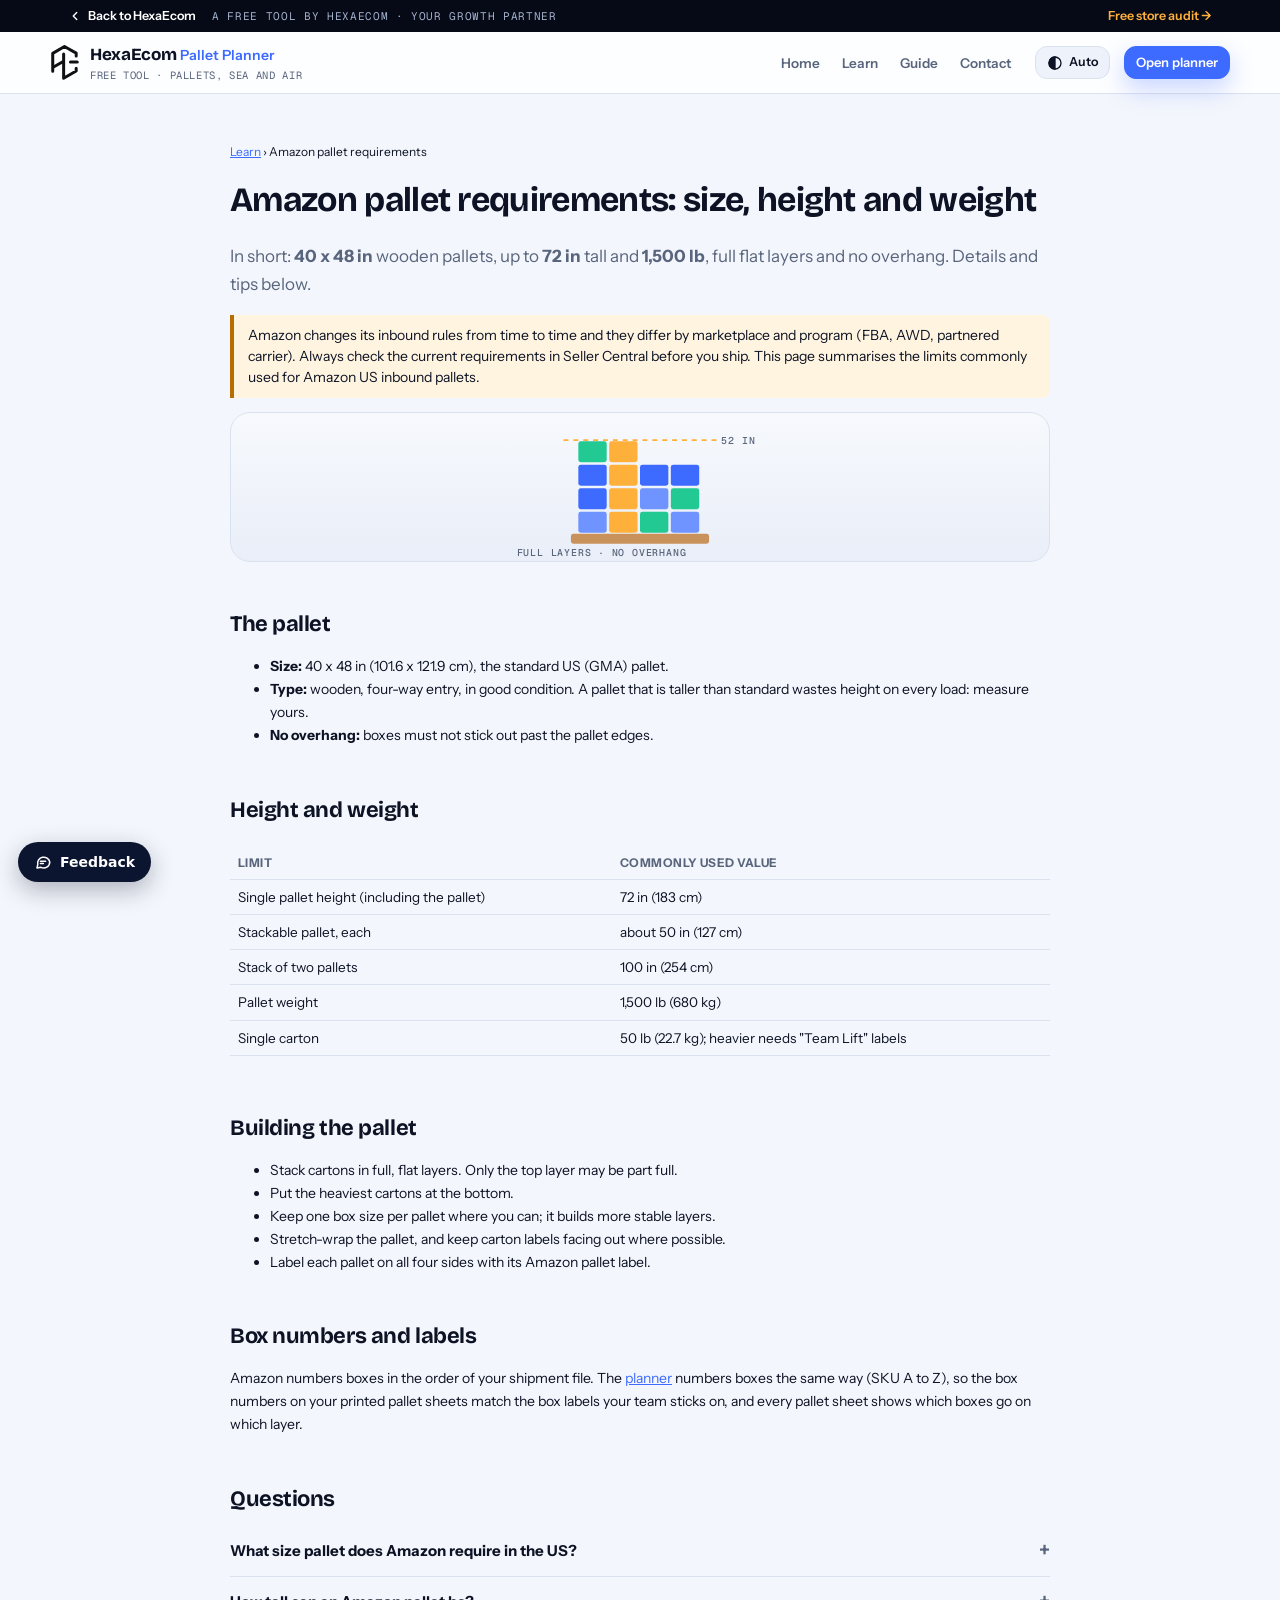
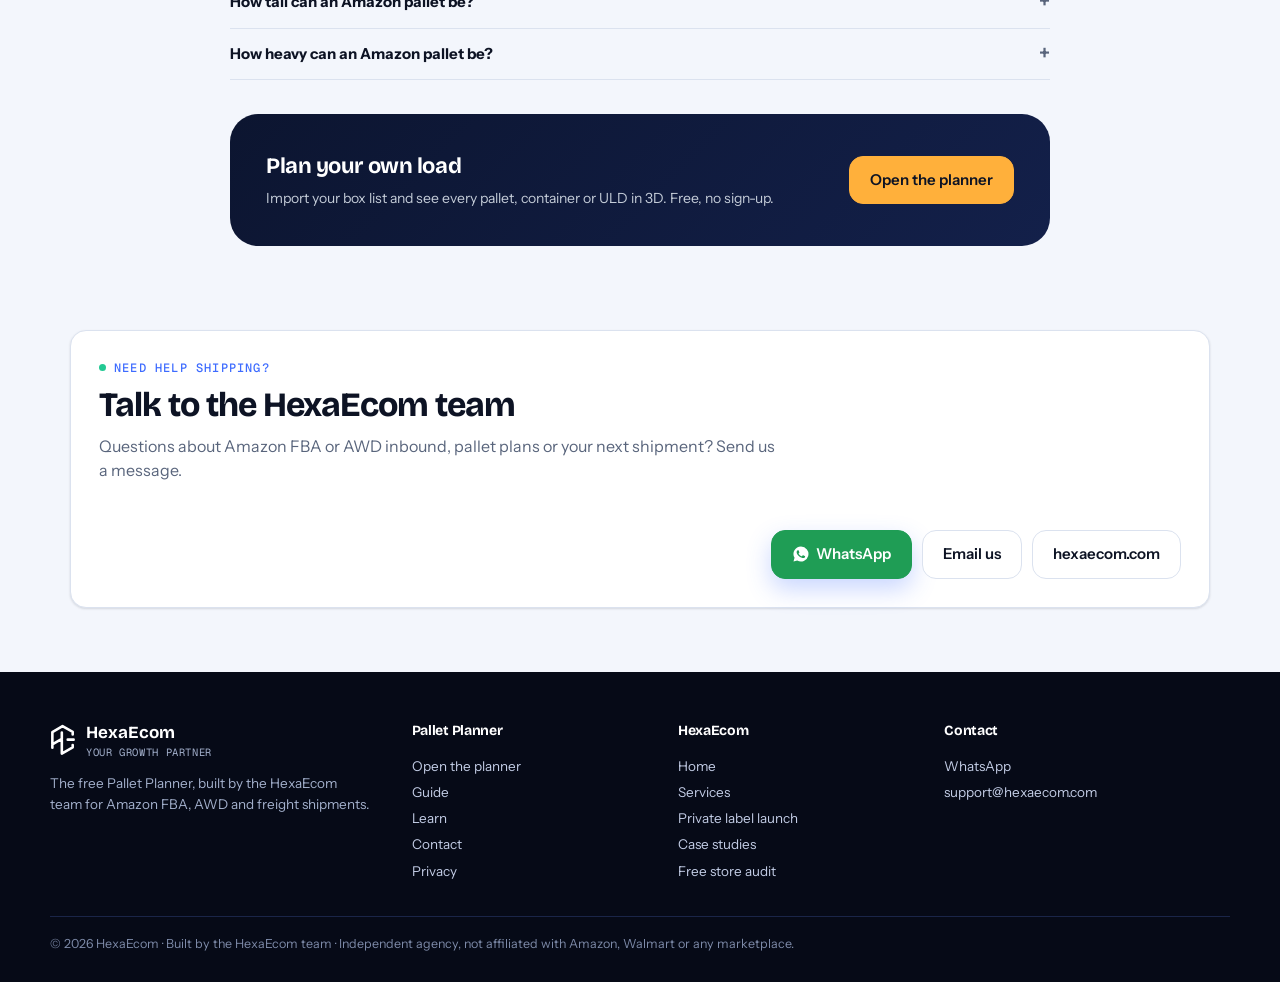
<file: learn/amazon-pallet-requirements/index.html>
<!DOCTYPE html>
<html lang="en">
<head>
<meta charset="UTF-8">
<meta name="viewport" content="width=device-width, initial-scale=1">
<title>Amazon Pallet Requirements: Size, Height and Weight Limits (FBA / AWD) | HexaEcom</title>
<meta name="description" content="Amazon US inbound pallet requirements in one place: 40x48 pallets, 72 in height, 1,500 lb weight, stacking, no overhang and box labels. Check Seller Central for the latest rules.">
<meta name="author" content="HexaEcom">
<link rel="canonical" href="https://pallet.hexaecom.com/learn/amazon-pallet-requirements/">
<meta property="og:type" content="article">
<meta property="og:title" content="Amazon Pallet Requirements: Size, Height and Weight Limits (FBA / AWD) | HexaEcom">
<meta property="og:description" content="Amazon US inbound pallet requirements in one place: 40x48 pallets, 72 in height, 1,500 lb weight, stacking, no overhang and box labels. Check Seller Central for the latest rules.">
<meta property="og:image" content="https://pallet.hexaecom.com/assets/img/og-image.png">
<meta property="og:url" content="https://pallet.hexaecom.com/learn/amazon-pallet-requirements/">
<meta name="twitter:card" content="summary_large_image">
<meta name="theme-color" content="#3d6bff">
<link rel="icon" href="../../assets/img/favicon.svg" type="image/svg+xml">
<script>try{var t=localStorage.getItem('pp-theme');if(t&&t!=='auto')document.documentElement.dataset.theme=t}catch(e){}</script>
<script src="../../assets/js/analytics.js"></script>
<link rel="preconnect" href="https://fonts.googleapis.com">
<link rel="preconnect" href="https://fonts.gstatic.com" crossorigin>
<link rel="stylesheet" href="https://fonts.googleapis.com/css2?family=Bricolage+Grotesque:opsz,wght@12..96,500..800&family=Geist+Mono:wght@400;500;600&family=Instrument+Sans:wght@400;500;600;700&display=swap">
<link rel="stylesheet" href="../../assets/css/base.css">
<link rel="stylesheet" href="../../assets/css/site.css">
<script type="application/ld+json">[{"@context": "https://schema.org", "@type": "Article", "headline": "Amazon pallet requirements: size, height and weight", "description": "Amazon US inbound pallet requirements in one place: 40x48 pallets, 72 in height, 1,500 lb weight, stacking, no overhang and box labels. Check Seller Central for the latest rules.", "url": "https://pallet.hexaecom.com/learn/amazon-pallet-requirements/", "author": {"@type": "Organization", "name": "HexaEcom", "url": "https://hexaecom.com"}, "publisher": {"@type": "Organization", "name": "HexaEcom", "url": "https://hexaecom.com"}, "dateModified": "2026-10-25"}, {"@context": "https://schema.org", "@type": "FAQPage", "mainEntity": [{"@type": "Question", "name": "What size pallet does Amazon require in the US?", "acceptedAnswer": {"@type": "Answer", "text": "A 40 x 48 in (GMA) wooden, four-way pallet. Check Seller Central for the current rules for your program."}}, {"@type": "Question", "name": "How tall can an Amazon pallet be?", "acceptedAnswer": {"@type": "Answer", "text": "A commonly used limit is 72 in for a single pallet, including the pallet, and about 50 in each for stackable pallets. Check the current rules in Seller Central."}}, {"@type": "Question", "name": "How heavy can an Amazon pallet be?", "acceptedAnswer": {"@type": "Answer", "text": "A commonly used limit is 1,500 lb per pallet, with single cartons up to 50 lb unless they carry Team Lift labels."}}]}]</script>
</head>
<body>
<a class="skip" href="#main">Skip to content</a>
<div class="hx-bar"><div class="in"><a class="hx-home" href="https://hexaecom.com/"><svg width="14" height="14" viewBox="0 0 24 24" fill="none" stroke="currentColor" stroke-width="2.4" stroke-linecap="round" stroke-linejoin="round" aria-hidden="true"><path d="M15 18l-6-6 6-6"/></svg>Back to HexaEcom</a><span class="hx-tag">A free tool by HexaEcom · Your Growth Partner</span><a class="hx-audit" href="https://hexaecom.com/free-audit/">Free store audit →</a></div></div>
<header class="top site">
  <div class="in">
    <a class="brand" href="../../" aria-label="Pallet Planner by HexaEcom, home">
      <img src="../../assets/img/logo-mark.svg" alt="" width="30" height="37" class="mark-ink">
      <div><b>HexaEcom <span class="by">Pallet Planner</span></b><small>Free tool · pallets, sea and air</small></div>
    </a>
    <span class="spacer"></span>
    <nav class="nav" aria-label="Site"><a href="../../">Home</a><a href="../../learn/">Learn</a><a href="../../guide/">Guide</a><a href="../../#contact">Contact</a></nav>
    <button class="btn themebtn" data-act="theme" aria-label="Switch light or dark theme"><svg width="16" height="16" viewBox="0 0 24 24" fill="none" stroke="currentColor" stroke-width="2" aria-hidden="true"><circle cx="12" cy="12" r="9"/><path d="M12 3a9 9 0 0 0 0 18z" fill="currentColor"/></svg><span class="tl">Auto</span></button><a class="btn primary" href="../../app/">Open planner</a>
  </div>
</header>
<main id="main" class="wrap doc doc1">
  <article>
    <p class="note"><a href="../../learn/">Learn</a> › Amazon pallet requirements</p>
    <h1>Amazon pallet requirements: size, height and weight</h1>
    <p class="lead">In short: <b>40 x 48 in</b> wooden pallets, up to <b>72 in</b> tall and <b>1,500 lb</b>, full flat layers and no overhang. Details and tips below.</p>

    <div class="callout warn">Amazon changes its inbound rules from time to time and they differ by marketplace and program (FBA, AWD, partnered carrier). Always check the current requirements in Seller Central before you ship. This page summarises the limits commonly used for Amazon US inbound pallets.</div>
    <div class="mini doc-mini" data-mini="pallet"></div>
    <h2 id="pallet">The pallet</h2>
    <ul>
      <li><b>Size:</b> 40 x 48 in (101.6 x 121.9 cm), the standard US (GMA) pallet.</li>
      <li><b>Type:</b> wooden, four-way entry, in good condition. A pallet that is taller than standard wastes height on every load: measure yours.</li>
      <li><b>No overhang:</b> boxes must not stick out past the pallet edges.</li>
    </ul>
    <h2 id="height">Height and weight</h2>
    <div class="tblx"><table><tr><th>Limit</th><th>Commonly used value</th></tr>
      <tr><td>Single pallet height (including the pallet)</td><td>72 in (183 cm)</td></tr>
      <tr><td>Stackable pallet, each</td><td>about 50 in (127 cm)</td></tr>
      <tr><td>Stack of two pallets</td><td>100 in (254 cm)</td></tr>
      <tr><td>Pallet weight</td><td>1,500 lb (680 kg)</td></tr>
      <tr><td>Single carton</td><td>50 lb (22.7 kg); heavier needs "Team Lift" labels</td></tr>
    </table></div>
    <h2 id="build">Building the pallet</h2>
    <ul>
      <li>Stack cartons in full, flat layers. Only the top layer may be part full.</li>
      <li>Put the heaviest cartons at the bottom.</li>
      <li>Keep one box size per pallet where you can; it builds more stable layers.</li>
      <li>Stretch-wrap the pallet, and keep carton labels facing out where possible.</li>
      <li>Label each pallet on all four sides with its Amazon pallet label.</li>
    </ul>
    <h2 id="labels">Box numbers and labels</h2>
    <p>Amazon numbers boxes in the order of your shipment file. The <a href="../../app/">planner</a> numbers boxes the same way (SKU A to Z), so the box numbers on your printed pallet sheets match the box labels your team sticks on, and every pallet sheet shows which boxes go on which layer.</p>
<h2 id="faq">Questions</h2><div class="faq"><details><summary>What size pallet does Amazon require in the US?</summary><p>A 40 x 48 in (GMA) wooden, four-way pallet. Check Seller Central for the current rules for your program.</p></details><details><summary>How tall can an Amazon pallet be?</summary><p>A commonly used limit is 72 in for a single pallet, including the pallet, and about 50 in each for stackable pallets. Check the current rules in Seller Central.</p></details><details><summary>How heavy can an Amazon pallet be?</summary><p>A commonly used limit is 1,500 lb per pallet, with single cartons up to 50 lb unless they carry Team Lift labels.</p></details></div>
    <div class="ctaband" style="margin-top:34px"><div><h2>Plan your own load</h2><p>Import your box list and see every pallet, container or ULD in 3D. Free, no sign-up.</p></div><a class="btn big" href="../../app/">Open the planner</a></div>
  </article>
</main>
<section class="band" id="contact">
  <div class="wrap"><div class="contact card">
    <div><p class="eyebrow">Need help shipping?</p><h2>Talk to the HexaEcom team</h2><p class="sub">Questions about Amazon FBA or AWD inbound, pallet plans or your next shipment? Send us a message.</p></div>
    <div class="cbtns">
      <a class="btn big primary" href="https://wa.me/8801723252489?text=Hi%20HexaEcom%2C%20I%20found%20you%20on%20the%20Pallet%20Planner." target="_blank" rel="noopener" data-track="contact_whatsapp"><svg width="18" height="18" viewBox="0 0 24 24" fill="currentColor" aria-hidden="true"><path d="M12 2a10 10 0 0 0-8.6 15.1L2 22l5-1.3A10 10 0 1 0 12 2zm5.3 14.2c-.2.6-1.3 1.2-1.8 1.2-.5.1-1 .2-3.4-.7-2.8-1.1-4.6-4-4.8-4.2-.1-.2-1.1-1.5-1.1-2.9s.7-2 1-2.3c.2-.3.5-.3.7-.3h.5c.2 0 .4 0 .6.5l.8 2c.1.2.1.4 0 .5l-.4.6-.4.4c-.1.1-.3.3-.1.6.2.3.8 1.3 1.6 2 1.1 1 2 1.3 2.3 1.4.3.1.5.1.6-.1l.9-1.1c.2-.3.4-.2.7-.1l1.9.9c.3.1.5.2.5.3.1.2.1.7-.1 1.3z"/></svg>WhatsApp</a>
      <a class="btn big" href="mailto:support@hexaecom.com?subject=Shipping%20help%20(Pallet%20Planner)" data-track="contact_email">Email us</a>
      <a class="btn big" href="https://hexaecom.com" data-track="contact_website">hexaecom.com</a>
    </div>
  </div></div>
</section>
<footer class="site-foot hx-foot">
  <div class="grid">
    <div><a class="logo" href="https://hexaecom.com/"><img src="../../assets/img/logo-mark-white.svg" alt="" width="26" height="32"><span><b>HexaEcom</b><small>Your Growth Partner</small></span></a>
      <p>The free Pallet Planner, built by the HexaEcom team for Amazon FBA, AWD and freight shipments.</p></div>
    <div><h4>Pallet Planner</h4><a href="../../app/">Open the planner</a><a href="../../guide/">Guide</a><a href="../../learn/">Learn</a><a href="../../#contact">Contact</a><a href="../../guide/#privacy">Privacy</a></div>
    <div><h4>HexaEcom</h4><a href="https://hexaecom.com/">Home</a><a href="https://hexaecom.com/services/">Services</a><a href="https://hexaecom.com/services/private-label/">Private label launch</a><a href="https://hexaecom.com/case-studies/">Case studies</a><a href="https://hexaecom.com/free-audit/">Free store audit</a></div>
    <div><h4>Contact</h4><a href="https://wa.me/8801723252489" target="_blank" rel="noopener">WhatsApp</a><a href="mailto:support@hexaecom.com">support@hexaecom.com</a></div>
  </div>
  <div class="bottom">© 2026 HexaEcom · Built by the HexaEcom team · Independent agency, not affiliated with Amazon, Walmart or any marketplace.</div>
</footer>
<script src="../../assets/js/site.js" defer></script>
<script src="../../assets/js/mini.js" defer></script>
<script src="/assets/js/feedback.js" defer></script>
</body>
</html>
</file>
<file: assets/css/base.css>
/* HexaEcom Pallet Planner · shared site styles and theme tokens */
:root{
  --bg:#f4f5f7; --panel:#ffffff; --panel2:#f7f8fa; --seg:#eceff3; --ink:#14171c; --muted:#5d6878; --faint:#8a94a3; --line:#dde2e9; --line2:#eef1f5;
  --brand:#111418; --brand-ink:#ffffff; --accent:#2b59c3; --accent-soft:#e8eefb; --ring:#b7c9f3;
  --ok:#1a8a4a; --warn:#b76e00; --err:#c0262d; --info:#1d5fc4;
  --ok-bg:#e8f6ee; --warn-bg:#fff4e0; --err-bg:#fdecec; --info-bg:#e9f1fd;
  --ok-ink:#135f34; --warn-ink:#7a4a00; --err-ink:#8d1a20; --info-ink:#153f86;
  --hl-bg:#fff8e6; --hl-line:#f1d58f;
  --head:#ffffff; --head-ink:#111418; --head-muted:#5d6878; --head-btn:#f2f4f7; --head-line:#dde2e9;
  --hero:#eef2f8; --hero-ink:#111418; --hero-muted:#4a5565; --hero-eyebrow:#2b59c3; --hero-shadow:0 -10px 40px rgba(16,24,40,.12);
  --view3d:#eef2f7; --floor3d:#dfe5ec; --cfloor3d:#d9dee5; --shadow:0 1px 2px rgba(16,24,40,.06),0 1px 3px rgba(16,24,40,.08);
  --radius:10px;
  color-scheme:light;
}
@media (prefers-color-scheme:dark){
  :root:not([data-theme="light"]){
    --bg:#0e1115; --panel:#161a20; --panel2:#1b2027; --seg:#222830; --ink:#e8ebef; --muted:#a2acb9; --faint:#7d8794; --line:#2a313b; --line2:#222830;
    --brand:#f2f4f7; --brand-ink:#111418; --accent:#7ea3ff; --accent-soft:#1b2640; --ring:#33508f;
    --ok-bg:#12291d; --warn-bg:#2d2210; --err-bg:#311517; --info-bg:#132341;
    --ok-ink:#7fd6a2; --warn-ink:#f3c26b; --err-ink:#ff9a9f; --info-ink:#9bbcff;
    --ok:#4cc27e; --warn:#e2a23a; --err:#ff6b70; --info:#7ea3ff;
    --hl-bg:#2a2414; --hl-line:#5a4a1f;
    --head:#0a0c0f; --head-ink:#ffffff; --head-muted:#a6b0bf; --head-btn:#181d24; --head-line:#262d37;
    --hero:#0a0c0f; --hero-ink:#ffffff; --hero-muted:#c4ccd8; --hero-eyebrow:#9bb7ff; --hero-shadow:0 -10px 60px rgba(0,0,0,.45);
    --view3d:#1a2029; --floor3d:#28303b; --cfloor3d:#6b7581; --shadow:none;
    color-scheme:dark;
  }
}
:root[data-theme="dark"]{
  --bg:#0e1115; --panel:#161a20; --panel2:#1b2027; --seg:#222830; --ink:#e8ebef; --muted:#a2acb9; --faint:#7d8794; --line:#2a313b; --line2:#222830;
  --brand:#f2f4f7; --brand-ink:#111418; --accent:#7ea3ff; --accent-soft:#1b2640; --ring:#33508f;
  --ok-bg:#12291d; --warn-bg:#2d2210; --err-bg:#311517; --info-bg:#132341;
  --ok-ink:#7fd6a2; --warn-ink:#f3c26b; --err-ink:#ff9a9f; --info-ink:#9bbcff;
  --ok:#4cc27e; --warn:#e2a23a; --err:#ff6b70; --info:#7ea3ff;
  --hl-bg:#2a2414; --hl-line:#5a4a1f;
  --head:#0a0c0f; --head-ink:#ffffff; --head-muted:#a6b0bf; --head-btn:#181d24; --head-line:#262d37;
    --hero:#0a0c0f; --hero-ink:#ffffff; --hero-muted:#c4ccd8; --hero-eyebrow:#9bb7ff; --hero-shadow:0 -10px 60px rgba(0,0,0,.45);
  --view3d:#1a2029; --floor3d:#28303b; --cfloor3d:#6b7581; --shadow:none;
  color-scheme:dark;
}
*{box-sizing:border-box}
html,body{margin:0}
html{-webkit-text-size-adjust:100%}
body{background:var(--bg);color:var(--ink);font:14px/1.5 -apple-system,BlinkMacSystemFont,"Segoe UI",Roboto,"Helvetica Neue",Arial,sans-serif;overflow-x:hidden}
a{color:var(--accent)}
button,input,select{font:inherit;color:inherit}
button{cursor:pointer}
img,svg{max-width:100%}
:focus-visible{outline:2px solid var(--accent);outline-offset:2px}
.skip{position:absolute;left:-999px;top:0;background:var(--panel);padding:8px 12px;z-index:200}
.skip:focus{left:8px;top:8px}

/* header */
.top{position:sticky;top:0;z-index:50;background:var(--head);color:var(--head-ink);display:flex;align-items:center;gap:14px;padding:10px 18px;flex-wrap:wrap;border-bottom:1px solid var(--head-line)}
.brand{display:flex;align-items:center;gap:10px;min-width:0;color:inherit;text-decoration:none}
.brand img{width:30px;height:37px;flex:none;display:block}
.brand b{font-size:16px;display:block;white-space:nowrap;letter-spacing:-.01em}
.brand small{color:var(--head-muted);font-size:12px;display:block;white-space:nowrap}
.brand .by{font-weight:600;color:var(--head-muted);font-size:13px}
.nav{display:flex;gap:2px;flex-wrap:wrap}
.nav a{color:var(--head-muted);text-decoration:none;padding:6px 10px;border-radius:7px;font-weight:600;font-size:13px}
.nav a:hover,.nav a[aria-current="page"]{color:var(--head-ink);background:var(--head-btn)}
.top .spacer{flex:1}

/* buttons */
.btn{border:1px solid var(--line);background:var(--panel);border-radius:8px;padding:6px 11px;display:inline-flex;align-items:center;gap:6px;font-weight:600;font-size:13px;text-decoration:none;color:var(--ink);white-space:nowrap}
.btn:hover{border-color:var(--faint)}
.top .btn{background:var(--head-btn);border-color:var(--head-line);color:var(--head-ink)}
.top .btn:hover{border-color:var(--faint)}
.btn.primary{background:var(--brand);border-color:var(--brand);color:var(--brand-ink)}
.top .btn.primary{background:var(--head-ink);border-color:var(--head-ink);color:var(--head)}
.btn.small{padding:3px 8px;font-size:12px}
.btn.big{padding:11px 18px;font-size:15px;border-radius:10px}
.btn.danger{color:var(--err)}
.btn.icon{padding:6px 8px}

/* footer */
.site-foot{border-top:1px solid var(--line);color:var(--muted);font-size:13px;padding:22px 18px 30px;margin-top:20px}
.site-foot .in{max-width:1180px;margin:0 auto;display:flex;gap:14px 24px;align-items:center;flex-wrap:wrap}
.site-foot img{width:22px;height:27px}
.site-foot .credit{display:flex;align-items:center;gap:10px}
.site-foot nav{display:flex;gap:14px;flex-wrap:wrap;margin-left:auto}
.site-foot a{color:var(--muted)}

/* shared bits */
.card{background:var(--panel);border:1px solid var(--line);border-radius:var(--radius);padding:14px;box-shadow:var(--shadow)}
.note{font-size:12px;color:var(--muted)}
.muted{color:var(--muted)}
.mono{font-family:ui-monospace,SFMono-Regular,Menlo,Consolas,monospace;font-size:12px}
.row{display:flex;gap:8px;align-items:center;flex-wrap:wrap}
.spacer{flex:1}
.badge{display:inline-block;border-radius:999px;padding:2px 9px;font-size:12px;font-weight:700;background:var(--seg);color:var(--muted)}
.badge.ok{background:var(--ok-bg);color:var(--ok)}.badge.warn{background:var(--warn-bg);color:var(--warn)}.badge.err{background:var(--err-bg);color:var(--err)}
.toast{position:fixed;right:16px;bottom:16px;left:auto;max-width:calc(100vw - 32px);background:#111418;color:#fff;padding:10px 14px;border-radius:8px;font-size:13px;z-index:99;opacity:0;transition:.2s;pointer-events:none}
.toast.show{opacity:1}
dialog{border:1px solid var(--line);border-radius:14px;background:var(--panel);color:var(--ink);padding:20px;width:min(560px,calc(100vw - 32px));box-shadow:0 20px 50px rgba(0,0,0,.3)}
dialog::backdrop{background:rgba(10,12,16,.55)}
dialog h2{margin:0 0 6px;font-size:18px}
.unitpick{display:grid;grid-template-columns:1fr 1fr;gap:10px;margin-top:14px}
.unitpick .btn{flex-direction:column;padding:16px;font-size:15px;white-space:normal;text-align:center}
.unitpick small{font-weight:500;color:var(--muted);font-size:12px}
@media (max-width:520px){.unitpick{grid-template-columns:1fr}}
:root[data-theme="dark"] .mark-ink{filter:invert(1)}
@media (prefers-color-scheme:dark){:root:not([data-theme="light"]) .mark-ink{filter:invert(1)}}
.btn[data-act="theme"][data-mode="light"] svg path{fill:none}
.btn[data-act="theme"][data-mode="dark"] svg circle{fill:currentColor}
.themebtn{gap:6px}
.themebtn .tl{font-size:12.5px}
@media (max-width:520px){.themebtn .tl{display:none}}

/* ===================================================================== HexaEcom brand
   Same fonts, colours, buttons and header as hexaecom.com. Everything above still works; this block
   only changes the look. */
:root{
  --bg:#f3f6fc; --panel:#ffffff; --panel2:#f7f9fd; --seg:#e9eef8; --ink:#0d1324; --muted:#59657c; --faint:#8a94ab; --line:#dbe2ef; --line2:#edf1f8;
  --brand:#3d6bff; --brand-ink:#ffffff; --accent:#3d6bff; --accent-soft:#e6edff; --ring:#b9c9ff;
  --amber:#ffb03b; --mint:#22c993; --navy:#0c1530; --night:#060a17;
  --head:rgba(255,255,255,.86); --head-ink:#0d1324; --head-muted:#59657c; --head-btn:#eef2fb; --head-line:#dbe2ef;
  --hero:#eef3fd; --hero-ink:#0d1324; --hero-muted:#59657c; --hero-eyebrow:#3d6bff; --hero-shadow:0 40px 90px rgba(13,19,36,.14);
  --radius:16px;
  --display:"Bricolage Grotesque","Instrument Sans",-apple-system,BlinkMacSystemFont,"Segoe UI",Roboto,sans-serif;
  --body:"Instrument Sans",-apple-system,BlinkMacSystemFont,"Segoe UI",Roboto,"Helvetica Neue",Arial,sans-serif;
  --mono:"Geist Mono",ui-monospace,SFMono-Regular,Menlo,Consolas,monospace;
}
@media (prefers-color-scheme:dark){
  :root:not([data-theme="light"]){
    --bg:#070b18; --panel:#0e1630; --panel2:#121c3a; --seg:#16224a; --ink:#e9eefb; --muted:#a3b0cc; --faint:#7d8aa8; --line:#22305c; --line2:#1a2548;
    --brand:#5b82ff; --brand-ink:#ffffff; --accent:#8fb0ff; --accent-soft:#16224a; --ring:#33508f;
    --head:rgba(6,10,23,.86); --head-ink:#ffffff; --head-muted:#a3b0cc; --head-btn:#121c3a; --head-line:#22305c;
    --hero:#0a1230; --hero-ink:#ffffff; --hero-muted:#c3cde6; --hero-eyebrow:#9db8ff; --hero-shadow:0 40px 100px rgba(0,0,0,.45);
  }
}
:root[data-theme="dark"]{
  --bg:#070b18; --panel:#0e1630; --panel2:#121c3a; --seg:#16224a; --ink:#e9eefb; --muted:#a3b0cc; --faint:#7d8aa8; --line:#22305c; --line2:#1a2548;
  --brand:#5b82ff; --brand-ink:#ffffff; --accent:#8fb0ff; --accent-soft:#16224a; --ring:#33508f;
  --head:rgba(6,10,23,.86); --head-ink:#ffffff; --head-muted:#a3b0cc; --head-btn:#121c3a; --head-line:#22305c;
  --hero:#0a1230; --hero-ink:#ffffff; --hero-muted:#c3cde6; --hero-eyebrow:#9db8ff; --hero-shadow:0 40px 100px rgba(0,0,0,.45);
}
body{font-family:var(--body)}
h1,h2,h3,h4,.brand b,dialog h2{font-family:var(--display);letter-spacing:-.02em}
.mono,code{font-family:var(--mono)}

/* the bar back to hexaecom.com, on every page */
.hx-bar{background:var(--night);color:#c3cde6;font-size:12.5px;position:relative;z-index:51}
.hx-bar .in{max-width:1180px;margin:0 auto;padding:7px 18px;display:flex;align-items:center;gap:16px}
.hx-bar a{color:#fff;text-decoration:none;font-weight:600}
.hx-bar a:hover{text-decoration:underline}
.hx-bar .hx-home{display:inline-flex;align-items:center;gap:6px}
.hx-bar .hx-tag{color:#a3b0cc;font-family:var(--mono);font-size:11px;letter-spacing:.06em;text-transform:uppercase}
.hx-bar .hx-audit{margin-left:auto;color:var(--amber)}
@media (max-width:640px){.hx-bar .hx-tag{display:none}}

/* header: white glass like hexaecom.com */
.top{background:var(--head);backdrop-filter:blur(14px) saturate(1.6);-webkit-backdrop-filter:blur(14px) saturate(1.6)}
.brand b{font-size:17px;font-weight:750}
.brand .by{font-family:var(--body);font-weight:600;color:var(--accent);font-size:14px;letter-spacing:0}
.brand small{font-family:var(--mono);font-size:10.5px;letter-spacing:.06em;text-transform:uppercase}
.nav a{border-radius:10px;font-size:13.5px}
.nav a:hover,.nav a[aria-current="page"]{color:var(--accent);background:var(--accent-soft)}

/* buttons: rounded, blue primary with a soft glow */
.btn{border-radius:12px;transition:background .2s,border-color .2s,box-shadow .2s,transform .2s}
.btn.big{border-radius:14px;padding:12px 20px}
.btn.primary,.top .btn.primary{background:var(--brand);border-color:var(--brand);color:var(--brand-ink);box-shadow:0 10px 24px rgba(61,107,255,.28)}
.btn.primary:hover,.top .btn.primary:hover{background:#2f55d8;border-color:#2f55d8;transform:translateY(-1px)}
.card{border-radius:var(--radius)}
dialog{border-radius:20px}
.toast{background:var(--navy);border-radius:12px}

/* footer: dark, like hexaecom.com */
.site-foot.hx-foot{background:var(--night);color:#a3b0cc;border-top:0;margin-top:0;padding:48px 18px 28px}
.hx-foot .grid{max-width:1180px;margin:0 auto;display:grid;grid-template-columns:1.4fr 1fr 1fr 1.2fr;gap:28px}
.hx-foot h4{color:#fff;font-size:14px;margin:0 0 12px}
.hx-foot a{color:#c3cde6;text-decoration:none;display:block;padding:3px 0;font-size:13.5px}
.hx-foot a:hover{color:#fff}
.hx-foot .logo{display:flex;align-items:center;gap:10px;margin-bottom:12px;padding:0}
.hx-foot .logo img{width:26px;height:32px}
.hx-foot .logo b{display:block;color:#fff;font-family:var(--display);font-size:17px}
.hx-foot .logo small{display:block;font-family:var(--mono);font-size:10.5px;letter-spacing:.06em;text-transform:uppercase;color:#a3b0cc}
.hx-foot p{margin:0;font-size:13.5px;line-height:1.55;max-width:320px}
.hx-foot .bottom{max-width:1180px;margin:32px auto 0;padding-top:18px;border-top:1px solid #1a2548;font-size:12.5px;color:#7d8aa8}
@media (max-width:860px){.hx-foot .grid{grid-template-columns:1fr 1fr}}
@media (max-width:520px){.hx-foot .grid{grid-template-columns:1fr}}
/* the bar back to hexaecom.com stays at the top while you scroll (computers); never printed */
.hx-bar{position:sticky;top:0}
.hx-bar .in{height:32px;padding-top:0;padding-bottom:0}
.top{top:32px}
@media (max-width:760px){.hx-bar{position:relative}}
@media print{.hx-bar,.mbar{display:none!important}}
</file>
<file: assets/css/site.css>
/* Landing, guide and 404 pages */
.wrap{max-width:1180px;margin:0 auto;padding:0 20px}
.top.site{position:sticky}
.top.site .in{max-width:1180px;margin:0 auto;width:100%;display:flex;align-items:center;gap:14px;flex-wrap:wrap}
@media (max-width:760px){.top.site .nav{display:flex;order:3;width:100%;overflow-x:auto;flex-wrap:nowrap}.top.site .brand small{display:none}}
.hero{background:var(--hero);color:var(--hero-ink);padding:56px 0 0;overflow:hidden}
.hero .wrap{display:grid;grid-template-columns:minmax(0,1fr) minmax(0,1.15fr);gap:36px;align-items:center}
.hero h1{font-size:clamp(32px,4.6vw,54px);line-height:1.05;letter-spacing:-.025em;margin:0 0 16px}
.hero p.lead{font-size:18px;color:var(--hero-muted);margin:0 0 24px;max-width:540px}
.hero .ctas{display:flex;gap:10px;flex-wrap:wrap}
.hero .btn.big.primary{background:var(--hero-ink);border-color:var(--hero-ink);color:var(--hero)}
.hero .btn.big.ghost{background:transparent;border-color:var(--hero-muted);color:var(--hero-ink)}
.hero .trust{display:flex;gap:18px;flex-wrap:wrap;margin:22px 0 0;padding:0;list-style:none;color:var(--hero-muted);font-size:13px}
.hero .trust li::before{content:"✓ ";color:var(--ok)}
.hero .shot{align-self:end;border-radius:14px 14px 0 0;overflow:hidden;background:#eef2f7;box-shadow:var(--hero-shadow);border:1px solid var(--line)}
.hero .shot img{display:block;width:100%;height:auto}
.eyebrow{font-size:12px;font-weight:800;letter-spacing:.12em;text-transform:uppercase;color:var(--accent);margin:0 0 8px}
.hero .eyebrow{color:var(--hero-eyebrow)}
section.band{padding:64px 0}
section.band.alt{background:var(--panel)}
section.band h2{font-size:clamp(24px,3vw,34px);letter-spacing:-.02em;margin:0 0 10px;line-height:1.15}
section.band .sub{font-size:16px;color:var(--muted);max-width:680px;margin:0 0 28px}
.feat{display:grid;grid-template-columns:repeat(3,minmax(0,1fr));gap:14px}
.feat .card{padding:20px}
.feat h3{font-size:16px;margin:10px 0 6px}
.feat p{margin:0;color:var(--muted);font-size:14px}
.ico{width:38px;height:38px;border-radius:10px;background:var(--accent-soft);color:var(--accent);display:grid;place-items:center}
.split2{display:grid;grid-template-columns:minmax(0,1fr) minmax(0,1.1fr);gap:40px;align-items:center}
.split2.rev>:first-child{order:2}
.split2 img{width:100%;height:auto;border-radius:14px;border:1px solid var(--line);background:#eef2f7;display:block}
.ticks{list-style:none;padding:0;margin:0 0 18px;display:grid;gap:8px}
.ticks li{padding-left:26px;position:relative}
.ticks li::before{content:"";position:absolute;left:0;top:3px;width:16px;height:16px;border-radius:50%;background:var(--ok-bg);box-shadow:inset 0 0 0 5px var(--ok-bg),inset 0 0 0 16px var(--ok)}
.chips{display:flex;gap:6px;flex-wrap:wrap;margin:0 0 16px}
.chip{border:1px solid var(--line);border-radius:999px;padding:3px 10px;font-size:12.5px;font-weight:600;background:var(--panel)}
.steps{display:grid;grid-template-columns:repeat(3,minmax(0,1fr));gap:14px;counter-reset:s}
.steps .card{padding:20px;counter-increment:s}
.steps .card::before{content:counter(s);display:grid;place-items:center;width:30px;height:30px;border-radius:50%;background:var(--brand);color:var(--brand-ink);font-weight:800;margin-bottom:10px}
.steps h3{margin:0 0 6px;font-size:16px}
.steps p{margin:0;color:var(--muted)}
.faq details{border-bottom:1px solid var(--line);padding:14px 0}
.faq summary{cursor:pointer;font-weight:700;font-size:15px;list-style:none;display:flex;gap:10px}
.faq summary::-webkit-details-marker{display:none}
.faq summary::after{content:"+";margin-left:auto;font-size:20px;line-height:1;color:var(--muted)}
.faq details[open] summary::after{content:"−"}
.faq details p{margin:8px 0 0;color:var(--muted);max-width:820px}
.ctaband{background:#111418;color:#fff;border-radius:18px;padding:36px;display:flex;gap:20px;align-items:center;flex-wrap:wrap}
.ctaband h2{margin:0;color:#fff}
.ctaband p{margin:4px 0 0;color:#c4ccd8}
.ctaband .btn{margin-left:auto;background:#fff;color:#111418;border-color:#fff}
/* guide */
.doc{display:grid;grid-template-columns:220px minmax(0,1fr);gap:40px;padding:36px 0 20px}
.doc nav.toc{position:sticky;top:76px;align-self:start;display:flex;flex-direction:column;gap:2px;font-size:13.5px}
.doc nav.toc a{color:var(--muted);text-decoration:none;padding:4px 8px;border-radius:6px}
.doc nav.toc a:hover{background:var(--panel);color:var(--ink)}
.doc article{max-width:780px}
.doc h1{font-size:34px;letter-spacing:-.02em;margin:0 0 8px}
.doc h2{font-size:22px;margin:38px 0 10px;padding-top:8px;scroll-margin-top:80px}
.doc h3{font-size:16px;margin:20px 0 6px}
.doc p,.doc li{color:var(--ink);line-height:1.65}
.doc .lead{font-size:17px;color:var(--muted)}
.doc table{border-collapse:collapse;width:100%;font-size:13.5px;margin:10px 0}
.doc th,.doc td{border-bottom:1px solid var(--line);padding:7px 8px;text-align:left;vertical-align:top}
.doc th{font-size:12px;text-transform:uppercase;letter-spacing:.04em;color:var(--muted)}
.doc code{font-family:ui-monospace,SFMono-Regular,Menlo,Consolas,monospace;font-size:12.5px;background:var(--seg);padding:1px 5px;border-radius:4px}
.doc .tblx{overflow-x:auto}
.callout{border-left:4px solid var(--accent);background:var(--accent-soft);padding:10px 14px;border-radius:0 8px 8px 0;margin:14px 0}
.callout.warn{border-color:var(--warn);background:var(--warn-bg)}
.nf{min-height:60vh;display:grid;place-items:center;text-align:center;padding:40px 20px}
.nf h1{font-size:64px;margin:0}
@media (max-width:980px){
  .hero .wrap,.split2{grid-template-columns:minmax(0,1fr)}
  .split2.rev>:first-child{order:0}
  .feat,.steps{grid-template-columns:minmax(0,1fr) minmax(0,1fr)}
  .doc{grid-template-columns:minmax(0,1fr)}
  .doc nav.toc{position:static;flex-direction:row;flex-wrap:wrap}
}
@media (max-width:620px){
  .feat,.steps{grid-template-columns:minmax(0,1fr)}
  section.band{padding:44px 0}
  .hero{padding-top:36px}
  .ctaband{padding:24px}
  .ctaband .btn{margin-left:0}
}
/* single-column article pages (Learn) */
.doc.doc1{grid-template-columns:minmax(0,1fr)}
.doc.doc1 article{max-width:820px;margin:0 auto}
.doc .faq details p{color:var(--muted)}
.lcard{display:flex;flex-direction:column;text-decoration:none;color:var(--ink);transition:.15s}
.lcard:hover{border-color:var(--accent);transform:translateY(-2px)}
.lcard h3{margin:0 0 6px;font-size:16px}
.lcard p{margin:0 0 10px;color:var(--muted);font-size:14px}
.lcard .more{margin-top:auto;color:var(--accent);font-weight:700;font-size:13px}
/* contact */
.contact{display:flex;gap:20px 32px;align-items:center;flex-wrap:wrap;padding:28px}
.contact h2{margin:0 0 6px}
.contact .sub{margin:0}
.cbtns{display:flex;gap:10px;flex-wrap:wrap;margin-left:auto}
.cbtns .btn.primary{background:#1f9d55;border-color:#1f9d55;color:#fff}
@media (max-width:620px){.cbtns{margin-left:0}.cbtns .btn{flex:1;justify-content:center}}
.doc .ctaband h2{margin:0;padding:0;color:#fff}
.doc .ctaband p{color:#c4ccd8;margin:4px 0 0}
@media (max-width:760px){.top.site{position:static}.top.site .nav a{white-space:nowrap}}

/* ===================================================================== HexaEcom brand (landing, guide, learn, 404) */
.hero{position:relative;background:radial-gradient(800px 520px at 88% 0%,rgba(61,107,255,.22),transparent 62%),radial-gradient(640px 460px at 0% 100%,rgba(255,176,59,.2),transparent 62%),linear-gradient(180deg,#f7f9ff,#eef3fd)}
.hero::before{content:"";position:absolute;inset:0;background-image:url("data:image/svg+xml,%3Csvg xmlns='http://www.w3.org/2000/svg' width='56' height='97'%3E%3Cpath d='M28 1.5L54.5 16.8V47.4L28 62.7L1.5 47.4V16.8Z M28 62.7V97' fill='none' stroke='%23c9d5f2' stroke-width='1'/%3E%3C/svg%3E");background-size:56px 97px;opacity:.8;mask-image:radial-gradient(ellipse at 70% 40%,#000 20%,transparent 75%);-webkit-mask-image:radial-gradient(ellipse at 70% 40%,#000 20%,transparent 75%);animation:hexPan 60s linear infinite;pointer-events:none}
@keyframes hexPan{to{background-position:0 -97px}}
.hero .wrap{position:relative;z-index:1}
:root[data-theme="dark"] .hero{background:radial-gradient(800px 520px at 88% 0%,rgba(61,107,255,.28),transparent 62%),linear-gradient(180deg,#0a1230,#060a17)}
:root[data-theme="dark"] .hero::before{opacity:.12}
@media (prefers-color-scheme:dark){:root:not([data-theme="light"]) .hero{background:radial-gradient(800px 520px at 88% 0%,rgba(61,107,255,.28),transparent 62%),linear-gradient(180deg,#0a1230,#060a17)}:root:not([data-theme="light"]) .hero::before{opacity:.12}}
.hero h1{font-weight:780;letter-spacing:-.035em;line-height:1.04}
.hero .btn.big.primary{background:var(--brand);border-color:var(--brand);color:#fff}
.hero .btn.big.ghost{background:var(--panel);border-color:var(--line);color:var(--ink)}
.eyebrow{font-family:var(--mono);font-weight:500;letter-spacing:.1em;color:var(--accent)}
.eyebrow::before{content:"";display:inline-block;width:7px;height:7px;border-radius:50%;background:var(--mint);margin-right:8px;vertical-align:1px}
section.band h2{font-weight:750;letter-spacing:-.03em}
.hero .shot,.split2 img{border-radius:24px}
.chip{font-family:var(--body)}
.steps .card::before{font-family:var(--display)}
.ctaband{background:linear-gradient(135deg,var(--navy),#13204a)!important;border-radius:28px!important}
.ctaband .btn{background:var(--amber);border-color:var(--amber);color:#0d1324}
@media (prefers-reduced-motion:reduce){.hero::before{animation:none}}

/* ===================================================================== landing: moving parts */
.sr{position:absolute;width:1px;height:1px;overflow:hidden;clip:rect(0 0 0 0);white-space:nowrap}
/* headline word that cycles */
.hero h1 .rot{display:inline-grid;color:var(--accent)}
.hero h1 .rot>span{grid-area:1/1;justify-self:start;position:relative;opacity:0;animation:rotword 7.5s cubic-bezier(.6,0,.3,1) infinite}
.hero h1 .rot>span:nth-child(1){opacity:1}
.hero h1 .rot>span:nth-child(2){animation-delay:2.5s}
.hero h1 .rot>span:nth-child(3){animation-delay:5s}
.hero h1 .rot>span::after{content:"";position:absolute;left:0;right:0;bottom:.04em;height:.12em;background:var(--amber);border-radius:4px;z-index:-1}
@keyframes rotword{0%{opacity:0;transform:translateY(.35em)}5%,30%{opacity:1;transform:none}35%,100%{opacity:0;transform:translateY(-.35em)}}

/* live 3D */
.scene3d{position:relative;aspect-ratio:16/10;border-radius:24px;overflow:visible;background:linear-gradient(160deg,#eef3ff,#f9fbff);border:1px solid var(--line);box-shadow:var(--hero-shadow)}
.hero .shot.scene3d{border-radius:24px;align-self:center;margin-bottom:56px;overflow:visible}
.scene3d canvas{position:absolute;inset:0;width:100%!important;height:100%!important;border-radius:24px;cursor:grab}
.scene3d canvas:active{cursor:grabbing}
.scene3d .poster{position:absolute;inset:0;width:100%;height:100%;object-fit:cover;border-radius:24px;transition:opacity .4s}
.scene3d.live .poster{opacity:0}
.scene3d .hint{position:absolute;left:16px;bottom:12px;font:500 11px var(--mono);letter-spacing:.06em;text-transform:uppercase;color:var(--muted);opacity:0}
.scene3d.live .hint{opacity:1}
@media (pointer:coarse){.scene3d .hint{display:none}}
:root[data-theme="dark"] .scene3d{background:linear-gradient(160deg,#0e1630,#0a1230)}
@media (prefers-color-scheme:dark){:root:not([data-theme="light"]) .scene3d{background:linear-gradient(160deg,#0e1630,#0a1230)}}
.float{position:absolute;background:rgba(9,15,35,.86);color:#fff;border:1px solid #22305c;border-radius:16px;padding:12px 14px;box-shadow:0 20px 50px rgba(0,0,0,.3);backdrop-filter:blur(10px);-webkit-backdrop-filter:blur(10px);animation:bob 6s ease-in-out infinite;max-width:62%}
.float small{display:block;font:500 10px/1.3 var(--mono);letter-spacing:.1em;text-transform:uppercase;color:#a3b0cc}
.float strong{display:block;font:700 1.3rem/1.15 var(--display);letter-spacing:-.02em;margin-top:3px}
.float em{display:block;font-style:normal;font-size:.78rem;color:var(--mint);margin-top:2px}
.float.f1{left:-16px;top:-18px}
.float.f2{right:-16px;bottom:-26px;animation-delay:-3s}
@keyframes bob{50%{transform:translateY(-8px)}}
@media (max-width:760px){.float.f1{left:8px}.float.f2{right:8px}.float{padding:9px 11px}.float strong{font-size:1.05rem}}

/* container picker under the sea scene */
.pick3d .scene3d{box-shadow:0 30px 70px rgba(13,19,36,.12)}
.picker{display:flex;gap:8px;flex-wrap:wrap;margin-top:16px}
.picker button{border:1px solid var(--line);background:var(--panel);border-radius:12px;padding:9px 16px;font-weight:600;color:var(--ink)}
.picker button[aria-pressed="true"]{background:var(--brand);border-color:var(--brand);color:#fff;box-shadow:0 10px 24px rgba(61,107,255,.28)}
.pick3d .count{margin:10px 0 0;color:var(--muted);font-size:14px}
.pick3d .count b{color:var(--ink)}

/* small moving scenes on the cards */
.feat .card .mini{height:132px;margin:-20px -20px 14px;border-radius:16px 16px 0 0;background:linear-gradient(180deg,var(--panel2),var(--seg));border-bottom:1px solid var(--line);overflow:hidden}
.mini svg,.airscene svg{display:block;width:100%;height:100%}
.airscene{background:linear-gradient(160deg,#eef3ff,#f9fbff);border:1px solid var(--line);border-radius:24px;padding:18px;box-shadow:0 30px 70px rgba(13,19,36,.12)}
:root[data-theme="dark"] .airscene{background:linear-gradient(160deg,#0e1630,#0a1230)}
.ms-t{font:500 8px var(--mono);letter-spacing:.08em;fill:var(--muted)}
.ms-tw{fill:#fff}
.ms-wood{fill:#c8925a}
.ms-limit{stroke:var(--amber);stroke-width:1.5;stroke-dasharray:4 4}
.ms-shell,.ms-contour{fill:rgba(61,107,255,.06);stroke:var(--accent);stroke-width:1.6}
.ms-door{stroke:var(--accent);stroke-width:1.2;opacity:.6}
.ms-load{fill:var(--accent)}
.ms-load.ms-alt{fill:#6f93ff}
.ms-box{fill:var(--accent);transform-box:fill-box;animation:msRise 6s cubic-bezier(.2,.7,.2,1) infinite}
.ms-box:nth-child(3n){fill:#6f93ff}.ms-box:nth-child(4n){fill:var(--amber)}.ms-box:nth-child(5n){fill:var(--mint)}
.ms-box2{fill:#6f93ff}
.ms-wall:nth-child(odd) .ms-box2{fill:var(--accent)}
@keyframes msRise{0%,4%{opacity:0;transform:translateY(-14px)}12%,88%{opacity:1;transform:none}100%{opacity:0}}
.ms-b1{animation-delay:.12s}.ms-b2{animation-delay:.24s}.ms-b3{animation-delay:.36s}.ms-b4{animation-delay:.48s}.ms-b5{animation-delay:.6s}.ms-b6{animation-delay:.72s}.ms-b7{animation-delay:.84s}.ms-b8{animation-delay:.96s}.ms-b9{animation-delay:1.08s}.ms-b10{animation-delay:1.2s}.ms-b11{animation-delay:1.32s}.ms-b12{animation-delay:1.44s}.ms-b13{animation-delay:1.56s}
.ms-slide{animation:msSlide 7s cubic-bezier(.2,.7,.2,1) infinite}
@keyframes msSlide{0%{opacity:0;transform:translateX(220px)}14%,86%{opacity:1;transform:none}100%{opacity:0}}
.ms-s1{animation-delay:.25s}.ms-s2{animation-delay:.5s}.ms-s3{animation-delay:.75s}.ms-s4{animation-delay:1s}.ms-s5{animation-delay:1.25s}
.ms-wall{animation:msWall 7s ease-out infinite}
@keyframes msWall{0%,3%{opacity:0;transform:translateY(-10px)}10%,88%{opacity:1;transform:none}100%{opacity:0}}
.ms-w1{animation-delay:.3s}.ms-w2{animation-delay:.6s}.ms-w3{animation-delay:.9s}.ms-w4{animation-delay:1.2s}.ms-w5{animation-delay:1.5s}.ms-w6{animation-delay:1.8s}.ms-w7{animation-delay:2.1s}
.ms-over{fill:var(--err);animation:msOver 5s ease-in-out infinite}
@keyframes msOver{0%,10%{opacity:0}20%,50%{opacity:1}60%,100%{opacity:0;transform:translateY(-8px)}}
.ms-track{fill:var(--seg)}
.ms-bar{transform-box:fill-box;transform-origin:left;animation:msBar 6s cubic-bezier(.2,.7,.2,1) infinite}
.ms-sea{fill:var(--accent)}.ms-air{fill:var(--amber);animation-delay:.4s}
@keyframes msBar{0%{transform:scaleX(.05)}25%,85%{transform:scaleX(var(--to,1))}100%{transform:scaleX(.05)}}
.ms-sea{--to:.82}.ms-air{--to:.46}
.ms-printer{fill:#13204a}
.ms-paper{fill:#fff;stroke:var(--line)}
.ms-lines{stroke:#c7d4f6;stroke-width:3;stroke-linecap:round}
.ms-sheet{animation:msSheet 5s ease-in-out infinite}
@keyframes msSheet{0%,10%{transform:translateY(-26px)}40%,85%{transform:none}100%{transform:translateY(-26px)}}
.ms-link{fill:var(--mint);transform-box:fill-box;transform-origin:center;animation:msPulse 2.4s ease-in-out infinite}
@keyframes msPulse{50%{transform:scale(1.08)}}

/* three steps: a line runs across each step in turn */
.steps.flow .card{position:relative;overflow:hidden}
.steps.flow .card::after{content:"";position:absolute;left:0;right:0;top:0;height:3px;background:var(--amber);transform-origin:left;animation:stepFill 6s cubic-bezier(.6,0,.3,1) infinite}
.steps.flow .card:nth-child(2)::after{animation-delay:.8s}.steps.flow .card:nth-child(3)::after{animation-delay:1.6s}
@keyframes stepFill{0%{transform:scaleX(0)}25%,85%{transform:scaleX(1);opacity:1}100%{transform:scaleX(1);opacity:0}}

@media (prefers-reduced-motion:reduce){
  .hero h1 .rot>span,.float,.ms-box,.ms-slide,.ms-wall,.ms-over,.ms-bar,.ms-sheet,.ms-link,.steps.flow .card::after{animation:none!important}
  .ms-over{opacity:0}
}
/* phones: less reading, the moving scenes do the talking */
@media (max-width:640px){
  .feat .card:not(.lcard) p,.split2 .ticks,.steps.flow p{display:none}
  .feat .card .mini{margin-bottom:10px}
}

/* ===================================================================== guide, learn and 404: scenes and tools */
.doc-mini,.nf-mini{height:150px;border-radius:20px;background:linear-gradient(180deg,var(--panel2),var(--seg));border:1px solid var(--line);margin:6px 0 18px;overflow:hidden}
.nf-mini{max-width:420px;margin:0 auto 18px}
.ms-row{fill:#c7d4f6;transform-box:fill-box;animation:msRise 6s cubic-bezier(.2,.7,.2,1) infinite}
.ms-arrow{fill:none;stroke:var(--accent);stroke-width:2.4;stroke-linecap:round;stroke-linejoin:round}
.ms-num{fill:var(--accent)}
.learn3d{margin:22px 0 26px}
.learn3d .scene3d{aspect-ratio:16/8}
.calc{background:var(--panel);border:1px solid var(--line);border-radius:22px;padding:22px;margin:18px 0 26px;box-shadow:0 20px 50px rgba(13,19,36,.08)}
.calc h3{margin:0 0 14px;font-size:20px}
.calc-in{display:grid;grid-template-columns:repeat(3,minmax(0,1fr));gap:12px}
.calc-in label{display:grid;gap:4px;font-size:12.5px;font-weight:600;color:var(--muted)}
.calc-in input,.calc-in select{border:1px solid var(--line);border-radius:10px;padding:9px 10px;background:var(--panel2);font-size:15px;color:var(--ink);width:100%}
.calc-out{display:grid;grid-template-columns:1fr 1fr 1.2fr;gap:12px;margin-top:16px}
.calc-out>div{background:var(--panel2);border:1px solid var(--line);border-radius:14px;padding:12px 14px}
.calc-out small{display:block;font:500 10.5px var(--mono);letter-spacing:.08em;text-transform:uppercase;color:var(--muted)}
.calc-out strong{display:block;font:750 22px/1.2 var(--display);margin-top:4px}
.calc-out .big{background:linear-gradient(160deg,#13204a,#0a1230);border-color:#22305c;color:#fff}
.calc-out .big small{color:#a3b0cc}.calc-out .big em{display:block;font-style:normal;font-size:12.5px;color:var(--mint);margin-top:4px}
.calc-out .bar{display:block;height:6px;border-radius:3px;background:var(--seg);margin-top:8px;overflow:hidden}
.calc-out .bar b{display:block;height:100%;background:var(--accent);border-radius:3px;transition:width .4s}
.calc-out .bar b.amber{background:var(--amber)}
@media (max-width:640px){.calc-in{grid-template-columns:1fr 1fr}.calc-out{grid-template-columns:1fr}}
@media (prefers-reduced-motion:reduce){.ms-row{animation:none}}
.doc article{min-width:0;width:100%}.doc .tblx{max-width:100%}
</file>
